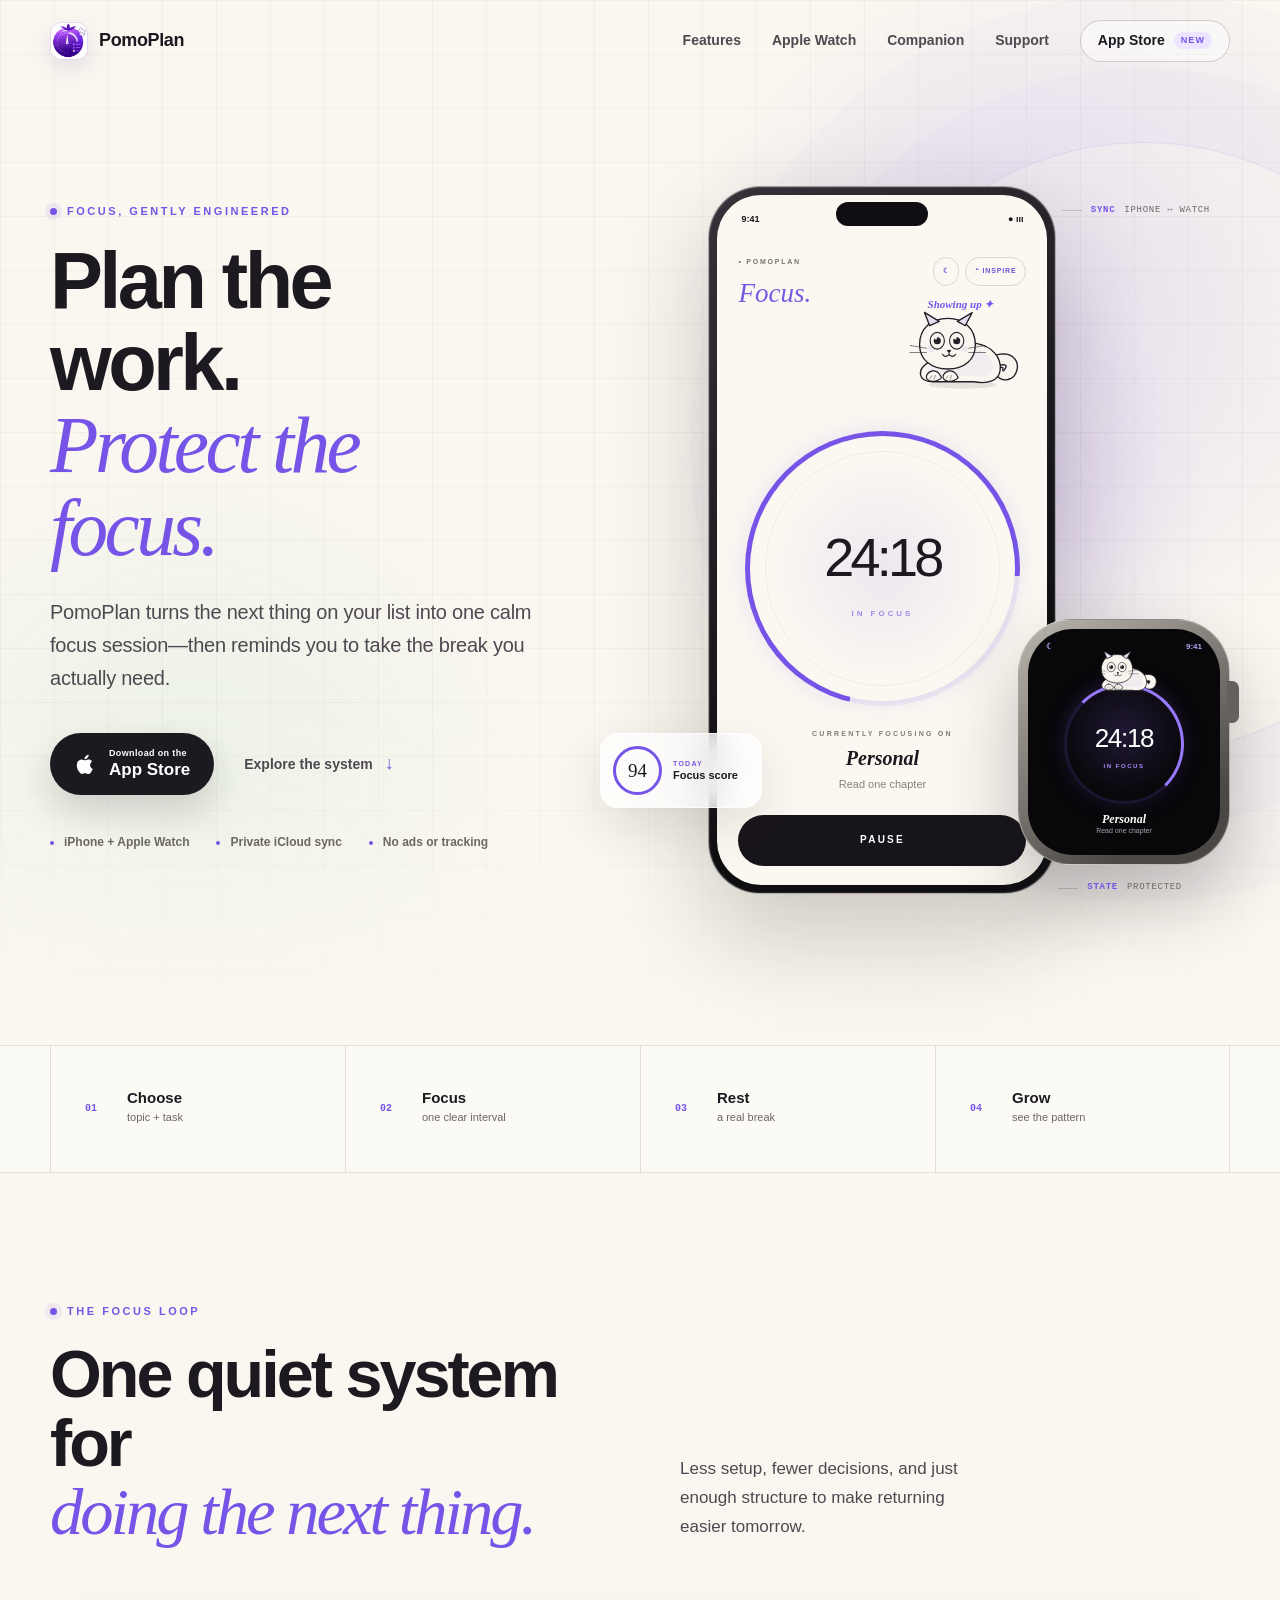
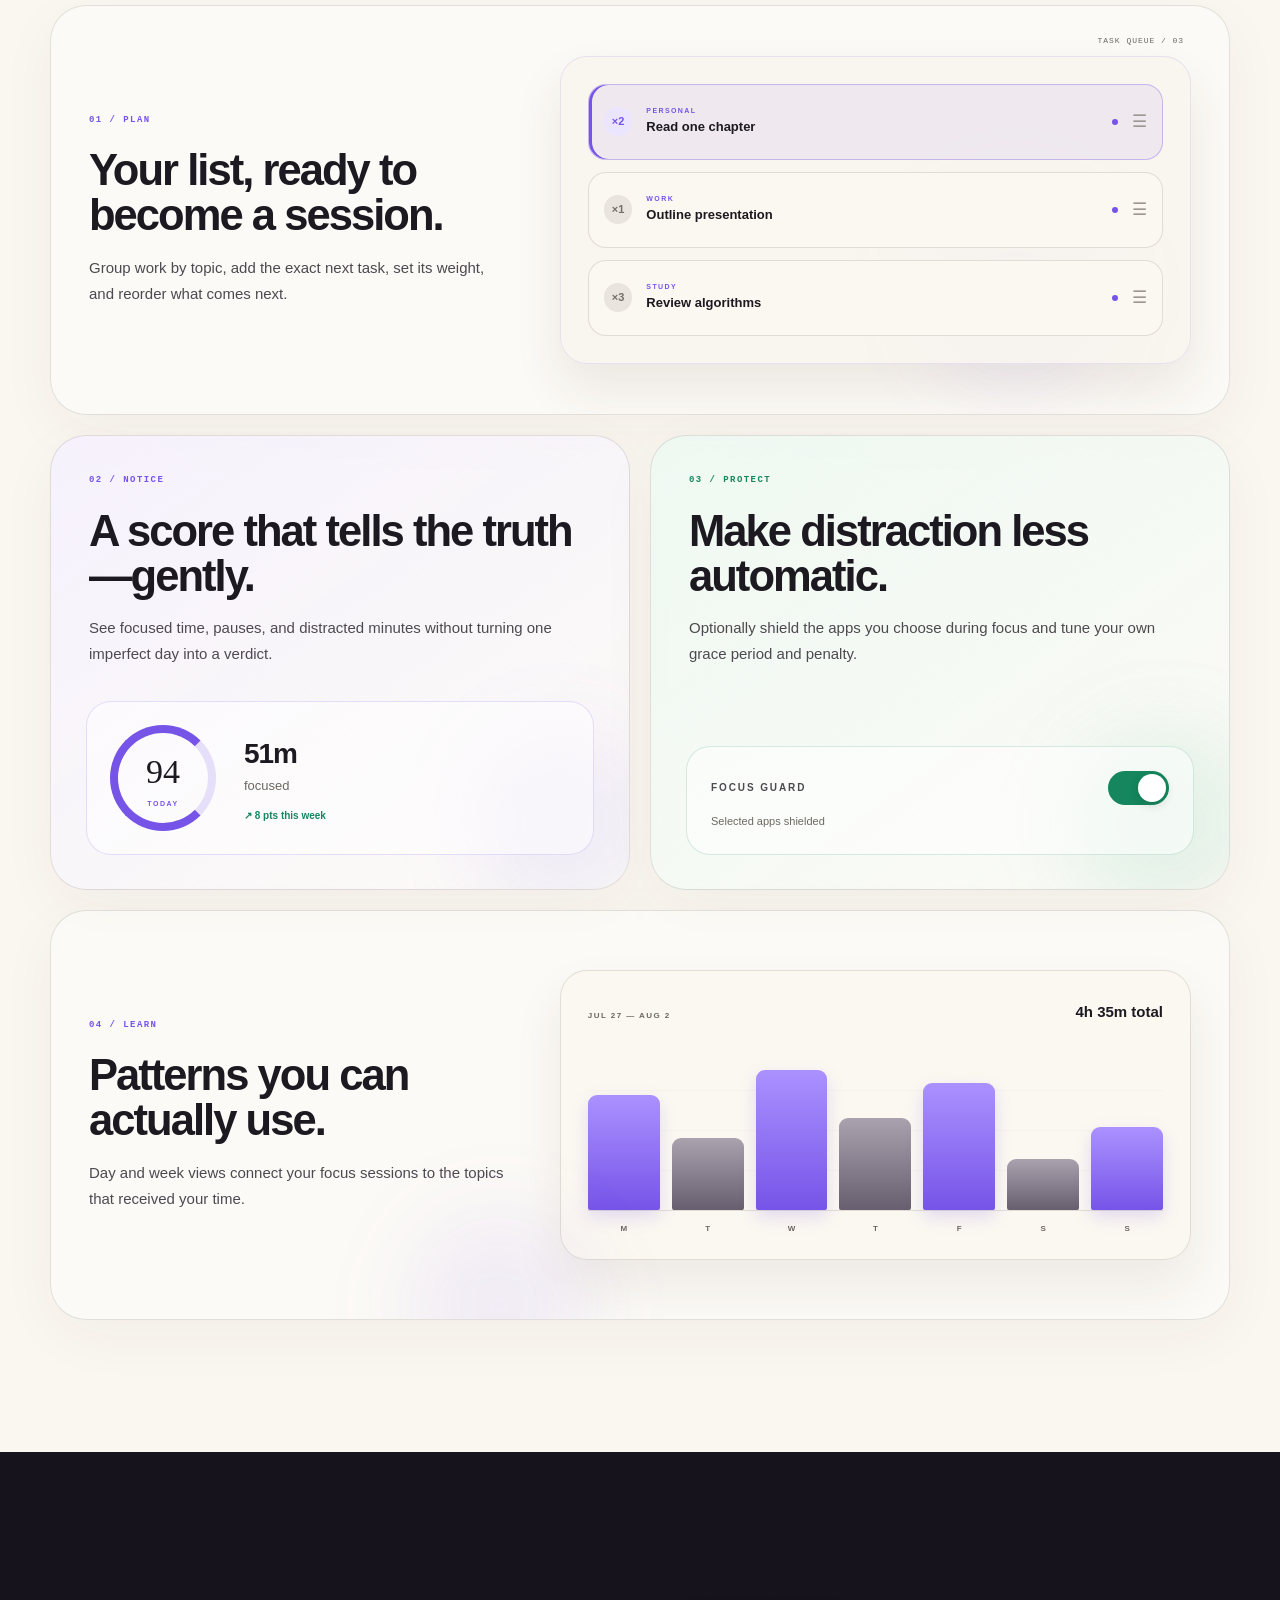
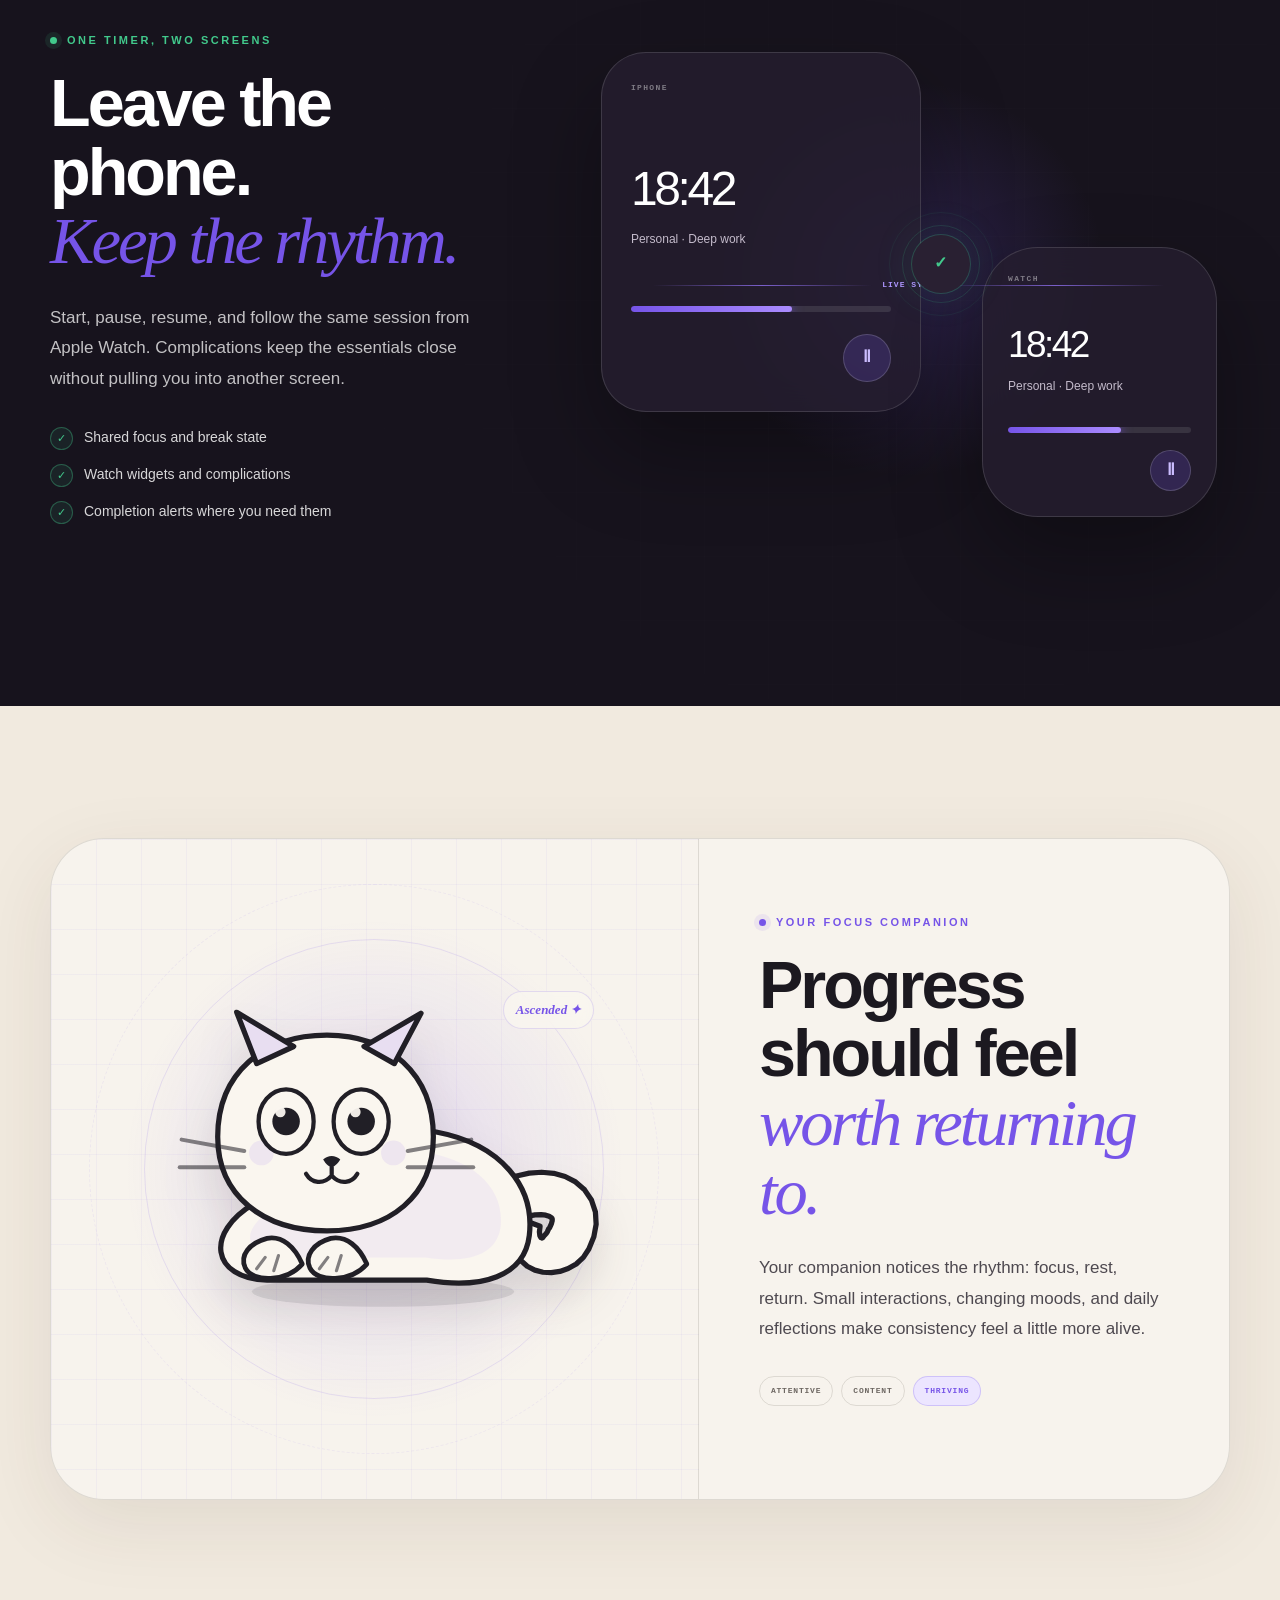
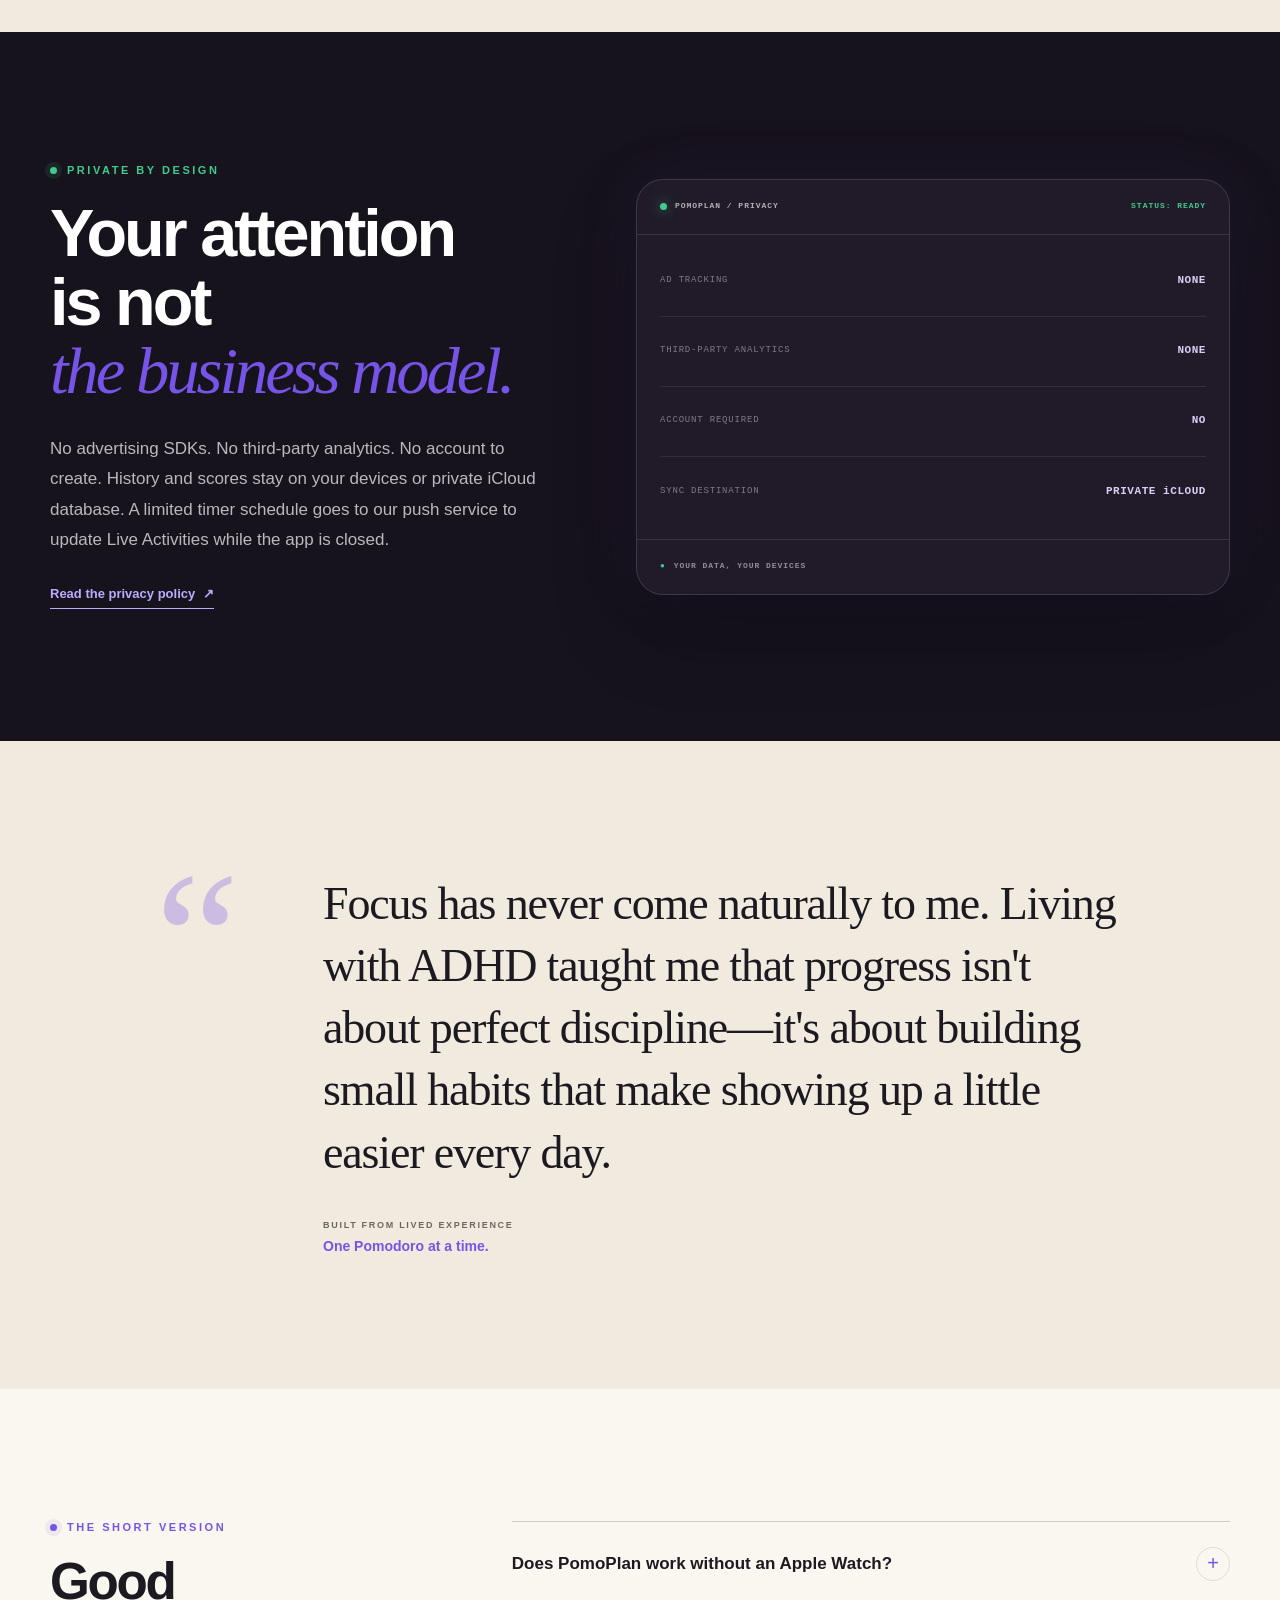
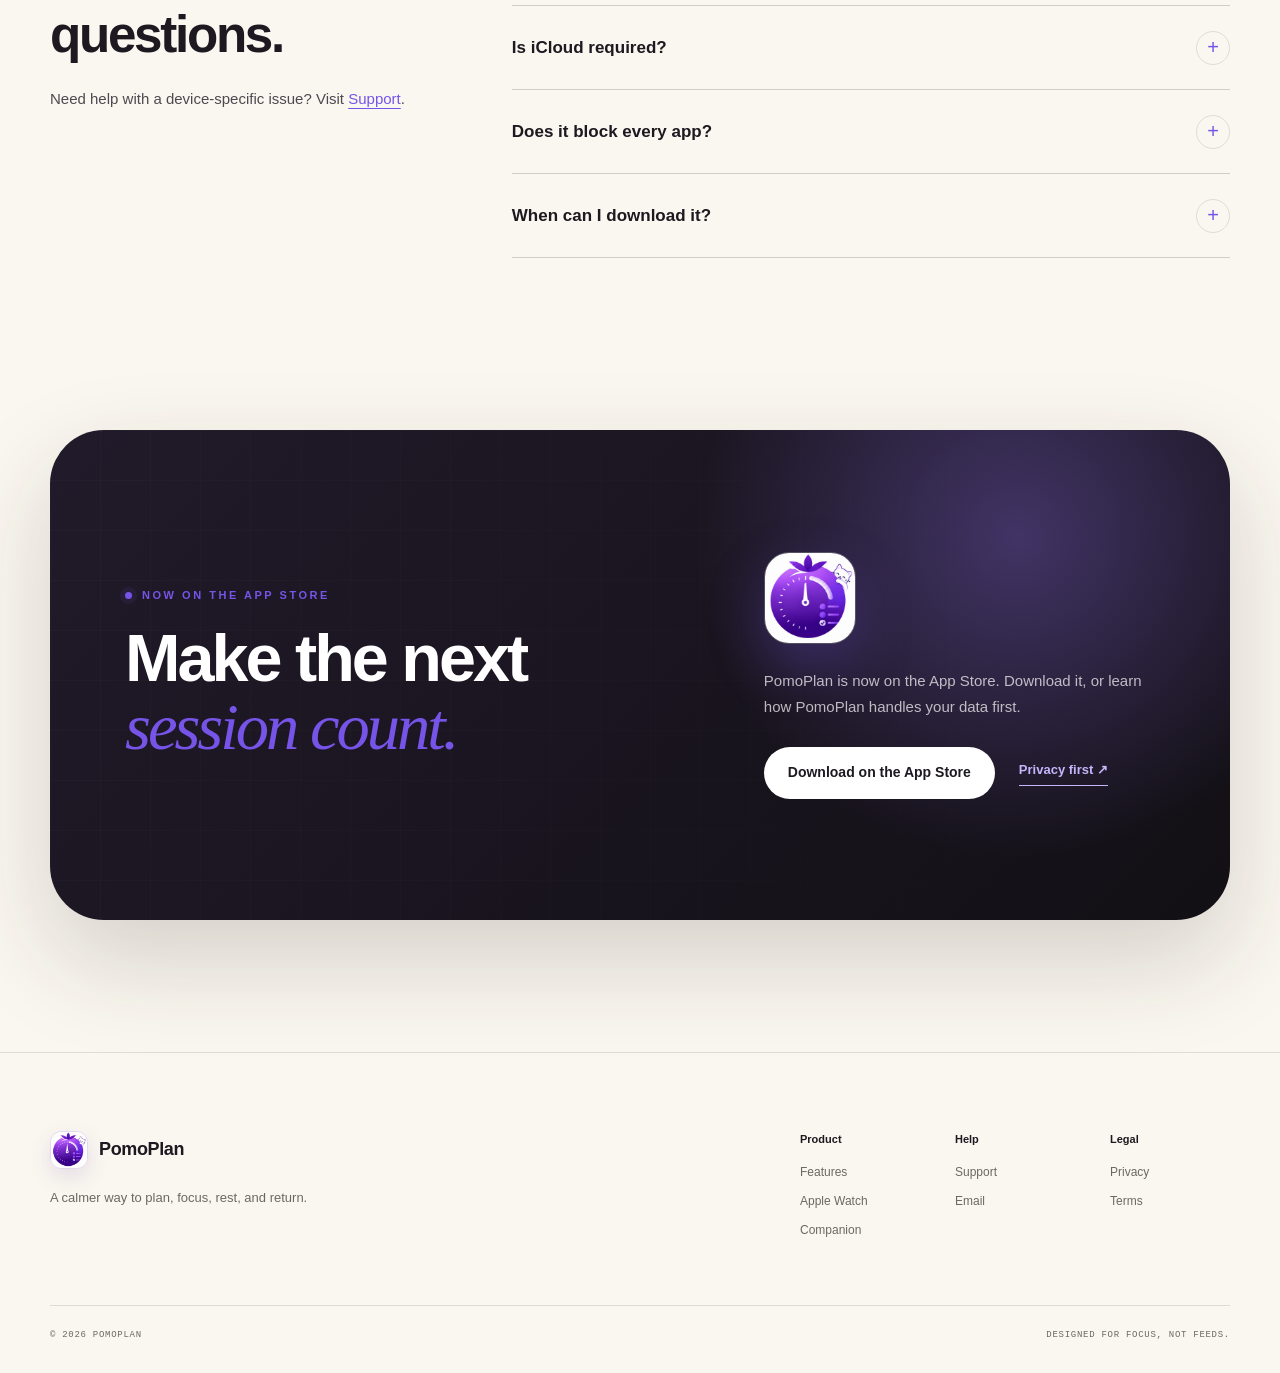
<file: index.html>
<!DOCTYPE html>
<html lang="en">
<head>
  <meta charset="utf-8">
  <meta name="viewport" content="width=device-width, initial-scale=1">
  <meta name="theme-color" content="#f8f4ec">
  <meta name="color-scheme" content="light">
  <title>PomoPlan — Plan the work. Protect the focus.</title>
  <meta name="description" content="PomoPlan is a thoughtful focus timer for iPhone and Apple Watch, with task planning, real breaks, focus insights, and private iCloud sync.">
  <meta name="apple-itunes-app" content="app-id=6794292666">
  <link rel="canonical" href="https://pomoplan.io/">
  <meta property="og:type" content="website">
  <meta property="og:title" content="PomoPlan — Plan the work. Protect the focus.">
  <meta property="og:description" content="A thoughtful focus system for iPhone and Apple Watch.">
  <meta property="og:url" content="https://pomoplan.io/">
  <meta property="og:image" content="https://pomoplan.io/assets/app-icon.png">
  <meta name="twitter:card" content="summary">
  <link rel="icon" type="image/png" href="/assets/favicon.png">
  <link rel="apple-touch-icon" href="/assets/app-icon.png">
  <link rel="stylesheet" href="/assets/styles.css">
  <script src="/assets/site.js" defer></script>
</head>
<body class="home-page">
  <a class="skip-link" href="#main-content">Skip to content</a>

  <header class="site-header" data-site-header>
    <div class="shell header-inner">
      <a class="brand" href="/" aria-label="PomoPlan home">
        <img class="brand-icon" src="/assets/app-icon.png" alt="" width="40" height="40">
        <span>PomoPlan</span>
      </a>

      <button class="nav-toggle" type="button" aria-expanded="false" aria-controls="site-navigation" data-nav-toggle>
        <span class="sr-only">Open navigation</span>
        <span></span><span></span>
      </button>

      <nav class="site-nav" id="site-navigation" aria-label="Primary navigation" data-site-nav>
        <a href="#features">Features</a>
        <a href="#ecosystem">Apple Watch</a>
        <a href="#companion">Companion</a>
        <a href="/support/">Support</a>
        <a class="nav-cta" href="https://apps.apple.com/app/apple-store/id6794292666?pt=129123312&amp;ct=website&amp;mt=8">App Store <span>New</span></a>
      </nav>
    </div>
  </header>

  <main id="main-content">
    <section class="hero section-pad">
      <div class="hero-grid shell">
        <div class="hero-copy" data-reveal>
          <p class="eyebrow"><span class="signal-dot"></span> Focus, gently engineered</p>
          <h1>Plan the work.<br><em>Protect the focus.</em></h1>
          <p class="hero-lede">PomoPlan turns the next thing on your list into one calm focus session—then reminds you to take the break you actually need.</p>

          <div class="hero-actions">
            <a class="button button-primary" href="https://apps.apple.com/app/apple-store/id6794292666?pt=129123312&amp;ct=website&amp;mt=8">
              <svg aria-hidden="true" viewBox="0 0 24 24"><path d="M16.8 12.7c0-2.6 2.1-3.9 2.2-4-1.2-1.8-3.1-2-3.8-2-1.6-.2-3.1.9-3.9.9-.8 0-2-.9-3.3-.9-1.7 0-3.3 1-4.2 2.5-1.8 3.1-.5 7.7 1.3 10.2.9 1.2 1.9 2.6 3.2 2.5 1.3-.1 1.8-.8 3.4-.8 1.6 0 2 .8 3.4.8 1.4 0 2.3-1.2 3.1-2.5 1-1.4 1.4-2.8 1.4-2.9-.1 0-2.8-1.1-2.8-3.8ZM14.2 5c.7-.9 1.2-2.1 1.1-3.3-1.1 0-2.4.7-3.2 1.6-.7.8-1.3 2-1.1 3.2 1.2.1 2.5-.6 3.2-1.5Z"/></svg>
              <span><small>Download on the</small>App Store</span>
            </a>
            <a class="button button-quiet" href="#features">Explore the system <span aria-hidden="true">↓</span></a>
          </div>

          <ul class="hero-proof" aria-label="Product highlights">
            <li>iPhone + Apple Watch</li>
            <li>Private iCloud sync</li>
            <li>No ads or tracking</li>
          </ul>
        </div>

        <div class="hero-product" role="img" aria-label="PomoPlan timer preview on iPhone and Apple Watch" data-reveal>
          <div class="tech-label tech-label-top"><span>SYNC</span> iPhone ↔ Watch</div>
          <div class="phone-frame">
            <div class="phone-screen">
              <div class="mock-status"><span>9:41</span><span>● ııı</span></div>
              <div class="mock-header">
                <div><small>• POMOPLAN</small><strong>Focus.</strong></div>
                <div class="mock-header-actions"><span>☾</span><span>“ INSPIRE</span></div>
              </div>
              <div class="mock-cat-wrap">
                <span>Showing up ✦</span>
                <img src="/assets/cat-content.svg" alt="PomoPlan cat companion" width="190" height="131">
              </div>
              <div class="timer-orbit">
                <div class="timer-core">
                  <strong>24:18</strong>
                  <span>IN FOCUS</span>
                </div>
              </div>
              <div class="mock-current">
                <small>CURRENTLY FOCUSING ON</small>
                <strong>Personal</strong>
                <span>Read one chapter</span>
              </div>
              <div class="mock-button">PAUSE</div>
            </div>
          </div>

          <div class="watch-preview" aria-hidden="true">
            <div class="watch-crown"></div>
            <div class="watch-screen">
              <div class="watch-meta"><span>☾</span><span>9:41</span></div>
              <div class="watch-cat"><img src="/assets/cat-content.svg" alt="" width="96" height="66"></div>
              <div class="watch-ring"><strong>24:18</strong><small>IN FOCUS</small></div>
              <div class="watch-task"><strong>Personal</strong><span>Read one chapter</span></div>
            </div>
          </div>

          <div class="focus-score-float" aria-hidden="true">
            <span class="score-ring">94</span>
            <span><small>TODAY</small><strong>Focus score</strong></span>
          </div>
          <div class="tech-label tech-label-bottom"><span>STATE</span> protected</div>
        </div>
      </div>
    </section>

    <section class="signal-strip" aria-label="PomoPlan focus loop">
      <div class="shell signal-grid">
        <div><span>01</span><strong>Choose</strong><small>topic + task</small></div>
        <div><span>02</span><strong>Focus</strong><small>one clear interval</small></div>
        <div><span>03</span><strong>Rest</strong><small>a real break</small></div>
        <div><span>04</span><strong>Grow</strong><small>see the pattern</small></div>
      </div>
    </section>

    <section class="features section-pad" id="features">
      <div class="shell">
        <div class="section-heading" data-reveal>
          <p class="eyebrow"><span class="signal-dot"></span> The focus loop</p>
          <h2>One quiet system for<br><em>doing the next thing.</em></h2>
          <p>Less setup, fewer decisions, and just enough structure to make returning easier tomorrow.</p>
        </div>

        <div class="bento-grid">
          <article class="feature-card feature-card-wide task-feature" data-reveal>
            <div class="feature-copy">
              <span class="feature-index">01 / PLAN</span>
              <h3>Your list, ready to become a session.</h3>
              <p>Group work by topic, add the exact next task, set its weight, and reorder what comes next.</p>
            </div>
            <div class="task-stack" aria-hidden="true">
              <div class="task-row selected"><span class="multiplier">×2</span><span><small>PERSONAL</small><strong>Read one chapter</strong></span><i></i><b>☰</b></div>
              <div class="task-row"><span class="multiplier">×1</span><span><small>WORK</small><strong>Outline presentation</strong></span><i></i><b>☰</b></div>
              <div class="task-row"><span class="multiplier">×3</span><span><small>STUDY</small><strong>Review algorithms</strong></span><i></i><b>☰</b></div>
            </div>
          </article>

          <article class="feature-card score-feature" data-reveal>
            <span class="feature-index">02 / NOTICE</span>
            <h3>A score that tells the truth—gently.</h3>
            <p>See focused time, pauses, and distracted minutes without turning one imperfect day into a verdict.</p>
            <div class="mini-score" aria-hidden="true">
              <div class="mini-score-ring"><strong>94</strong><small>TODAY</small></div>
              <div><strong>51m</strong><span>focused</span><small>↗ 8 pts this week</small></div>
            </div>
          </article>

          <article class="feature-card guard-feature" data-reveal>
            <span class="feature-index">03 / PROTECT</span>
            <h3>Make distraction less automatic.</h3>
            <p>Optionally shield the apps you choose during focus and tune your own grace period and penalty.</p>
            <div class="guard-visual" aria-hidden="true">
              <span>FOCUS GUARD</span>
              <div class="guard-toggle"><i></i></div>
              <small>Selected apps shielded</small>
            </div>
          </article>

          <article class="feature-card feature-card-wide history-feature" data-reveal>
            <div class="feature-copy">
              <span class="feature-index">04 / LEARN</span>
              <h3>Patterns you can actually use.</h3>
              <p>Day and week views connect your focus sessions to the topics that received your time.</p>
            </div>
            <div class="chart-visual" role="img" aria-label="Decorative weekly focus chart">
              <div class="chart-top"><span>JUL 27 — AUG 2</span><strong>4h 35m total</strong></div>
              <div class="bars"><i></i><i></i><i></i><i></i><i></i><i></i><i></i></div>
              <div class="days"><span>M</span><span>T</span><span>W</span><span>T</span><span>F</span><span>S</span><span>S</span></div>
            </div>
          </article>
        </div>
      </div>
    </section>

    <section class="ecosystem section-pad" id="ecosystem">
      <div class="shell ecosystem-grid">
        <div class="ecosystem-copy" data-reveal>
          <p class="eyebrow eyebrow-green"><span class="signal-dot"></span> One timer, two screens</p>
          <h2>Leave the phone.<br><em>Keep the rhythm.</em></h2>
          <p>Start, pause, resume, and follow the same session from Apple Watch. Complications keep the essentials close without pulling you into another screen.</p>
          <ul class="check-list">
            <li><span>✓</span> Shared focus and break state</li>
            <li><span>✓</span> Watch widgets and complications</li>
            <li><span>✓</span> Completion alerts where you need them</li>
          </ul>
        </div>

        <div class="ecosystem-stage" data-reveal>
          <div class="connection-line"><i></i><span>LIVE SYNC</span><i></i></div>
          <div class="device-card device-card-phone">
            <small>IPHONE</small>
            <div class="device-timer"><strong>18:42</strong><span>Personal · Deep work</span></div>
            <div class="progress-line progress-62"><i></i></div>
            <div class="device-control">Ⅱ</div>
          </div>
          <div class="device-card device-card-watch">
            <small>WATCH</small>
            <div class="device-timer"><strong>18:42</strong><span>Personal · Deep work</span></div>
            <div class="progress-line progress-62"><i></i></div>
            <div class="device-control">Ⅱ</div>
          </div>
          <div class="sync-pulse"><span></span><span></span><b>✓</b></div>
        </div>
      </div>
    </section>

    <section class="companion section-pad" id="companion">
      <div class="shell companion-card" data-reveal>
        <div class="companion-art">
          <div class="orbit orbit-one"></div>
          <div class="orbit orbit-two"></div>
          <img src="/assets/cat-content.svg" alt="PomoPlan cat in its thriving companion state" width="495" height="340">
          <span class="cat-state">Ascended ✦</span>
        </div>
        <div class="companion-copy">
          <p class="eyebrow"><span class="signal-dot"></span> Your focus companion</p>
          <h2>Progress should feel<br><em>worth returning to.</em></h2>
          <p>Your companion notices the rhythm: focus, rest, return. Small interactions, changing moods, and daily reflections make consistency feel a little more alive.</p>
          <ul class="companion-states" aria-label="Companion states">
            <li>ATTENTIVE</li><li>CONTENT</li><li>THRIVING</li>
          </ul>
        </div>
      </div>
    </section>

    <section class="privacy-section section-pad" id="privacy">
      <div class="shell privacy-grid">
        <div class="privacy-copy" data-reveal>
          <p class="eyebrow eyebrow-green"><span class="signal-dot"></span> Private by design</p>
          <h2>Your attention is not<br><em>the business model.</em></h2>
          <p>No advertising SDKs. No third-party analytics. No account to create. History and scores stay on your devices or private iCloud database. A limited timer schedule goes to our push service to update Live Activities while the app is closed.</p>
          <a class="text-link" href="/privacy/">Read the privacy policy <span aria-hidden="true">↗</span></a>
        </div>
        <div class="privacy-console" role="group" data-reveal aria-label="Privacy system summary">
          <div class="console-head"><span><i></i> POMOPLAN / PRIVACY</span><small>STATUS: READY</small></div>
          <ul>
            <li><span>AD TRACKING</span><strong>NONE</strong></li>
            <li><span>THIRD-PARTY ANALYTICS</span><strong>NONE</strong></li>
            <li><span>ACCOUNT REQUIRED</span><strong>NO</strong></li>
            <li><span>SYNC DESTINATION</span><strong>PRIVATE iCLOUD</strong></li>
          </ul>
          <div class="console-foot"><span>●</span> YOUR DATA, YOUR DEVICES</div>
        </div>
      </div>
    </section>

    <section class="founder-note section-pad">
      <div class="shell founder-grid">
        <div class="founder-mark" aria-hidden="true">“</div>
        <blockquote data-reveal>
          <p>Focus has never come naturally to me. Living with ADHD taught me that progress isn't about perfect discipline—it's about building small habits that make showing up a little easier every day.</p>
          <footer><span>Built from lived experience</span><strong>One Pomodoro at a time.</strong></footer>
        </blockquote>
      </div>
    </section>

    <section class="faq section-pad" id="faq">
      <div class="shell faq-grid">
        <div class="section-heading compact" data-reveal>
          <p class="eyebrow"><span class="signal-dot"></span> The short version</p>
          <h2>Good questions.</h2>
          <p>Need help with a device-specific issue? Visit <a href="/support/">Support</a>.</p>
        </div>
        <div class="faq-list" data-accordion>
          <details data-reveal>
            <summary>Does PomoPlan work without an Apple Watch?<span>+</span></summary>
            <p>Yes. The complete focus experience lives on iPhone. The Apple Watch app, widgets, and complications make the same timer easier to reach from your wrist.</p>
          </details>
          <details data-reveal>
            <summary>Is iCloud required?<span>+</span></summary>
            <p>No. PomoPlan works with local data on one device. iCloud is used to keep supported data current across your Apple devices when you enable it.</p>
          </details>
          <details data-reveal>
            <summary>Does it block every app?<span>+</span></summary>
            <p>No. App shielding is optional. You choose which apps or categories to shield, and you can change that selection in PomoPlan's settings.</p>
          </details>
          <details data-reveal>
            <summary>When can I download it?<span>+</span></summary>
            <p>Now. PomoPlan is available on the <a href="https://apps.apple.com/app/apple-store/id6794292666?pt=129123312&amp;ct=website&amp;mt=8">App Store</a> for iPhone, with a companion app for Apple Watch.</p>
          </details>
        </div>
      </div>
    </section>

    <section class="final-cta section-pad" id="coming-soon">
      <div class="shell final-cta-card" data-reveal>
        <div>
          <p class="eyebrow"><span class="signal-dot"></span> Now on the App Store</p>
          <h2>Make the next<br><em>session count.</em></h2>
        </div>
        <div class="final-cta-side">
          <img src="/assets/app-icon.png" alt="PomoPlan app icon" width="104" height="104">
          <p>PomoPlan is now on the App Store. Download it, or learn how PomoPlan handles your data first.</p>
          <div><a class="button button-primary" href="https://apps.apple.com/app/apple-store/id6794292666?pt=129123312&amp;ct=website&amp;mt=8">Download on the App Store</a><a class="text-link" href="/privacy/">Privacy first ↗</a></div>
        </div>
      </div>
    </section>
  </main>

  <footer class="site-footer">
    <div class="shell footer-grid">
      <div>
        <a class="brand footer-brand" href="/">
          <img class="brand-icon" src="/assets/app-icon.png" alt="" width="40" height="40">
          <span>PomoPlan</span>
        </a>
        <p>A calmer way to plan, focus, rest, and return.</p>
      </div>
      <div class="footer-links">
        <div><strong>Product</strong><a href="#features">Features</a><a href="#ecosystem">Apple Watch</a><a href="#companion">Companion</a></div>
        <div><strong>Help</strong><a href="/support/">Support</a><a href="mailto:support@pomoplan.io">Email</a></div>
        <div><strong>Legal</strong><a href="/privacy/">Privacy</a><a href="/terms/">Terms</a></div>
      </div>
    </div>
    <div class="shell footer-bottom"><span>© <span data-year>2026</span> PomoPlan</span><span>Designed for focus, not feeds.</span></div>
  </footer>
</body>
</html>
</file>
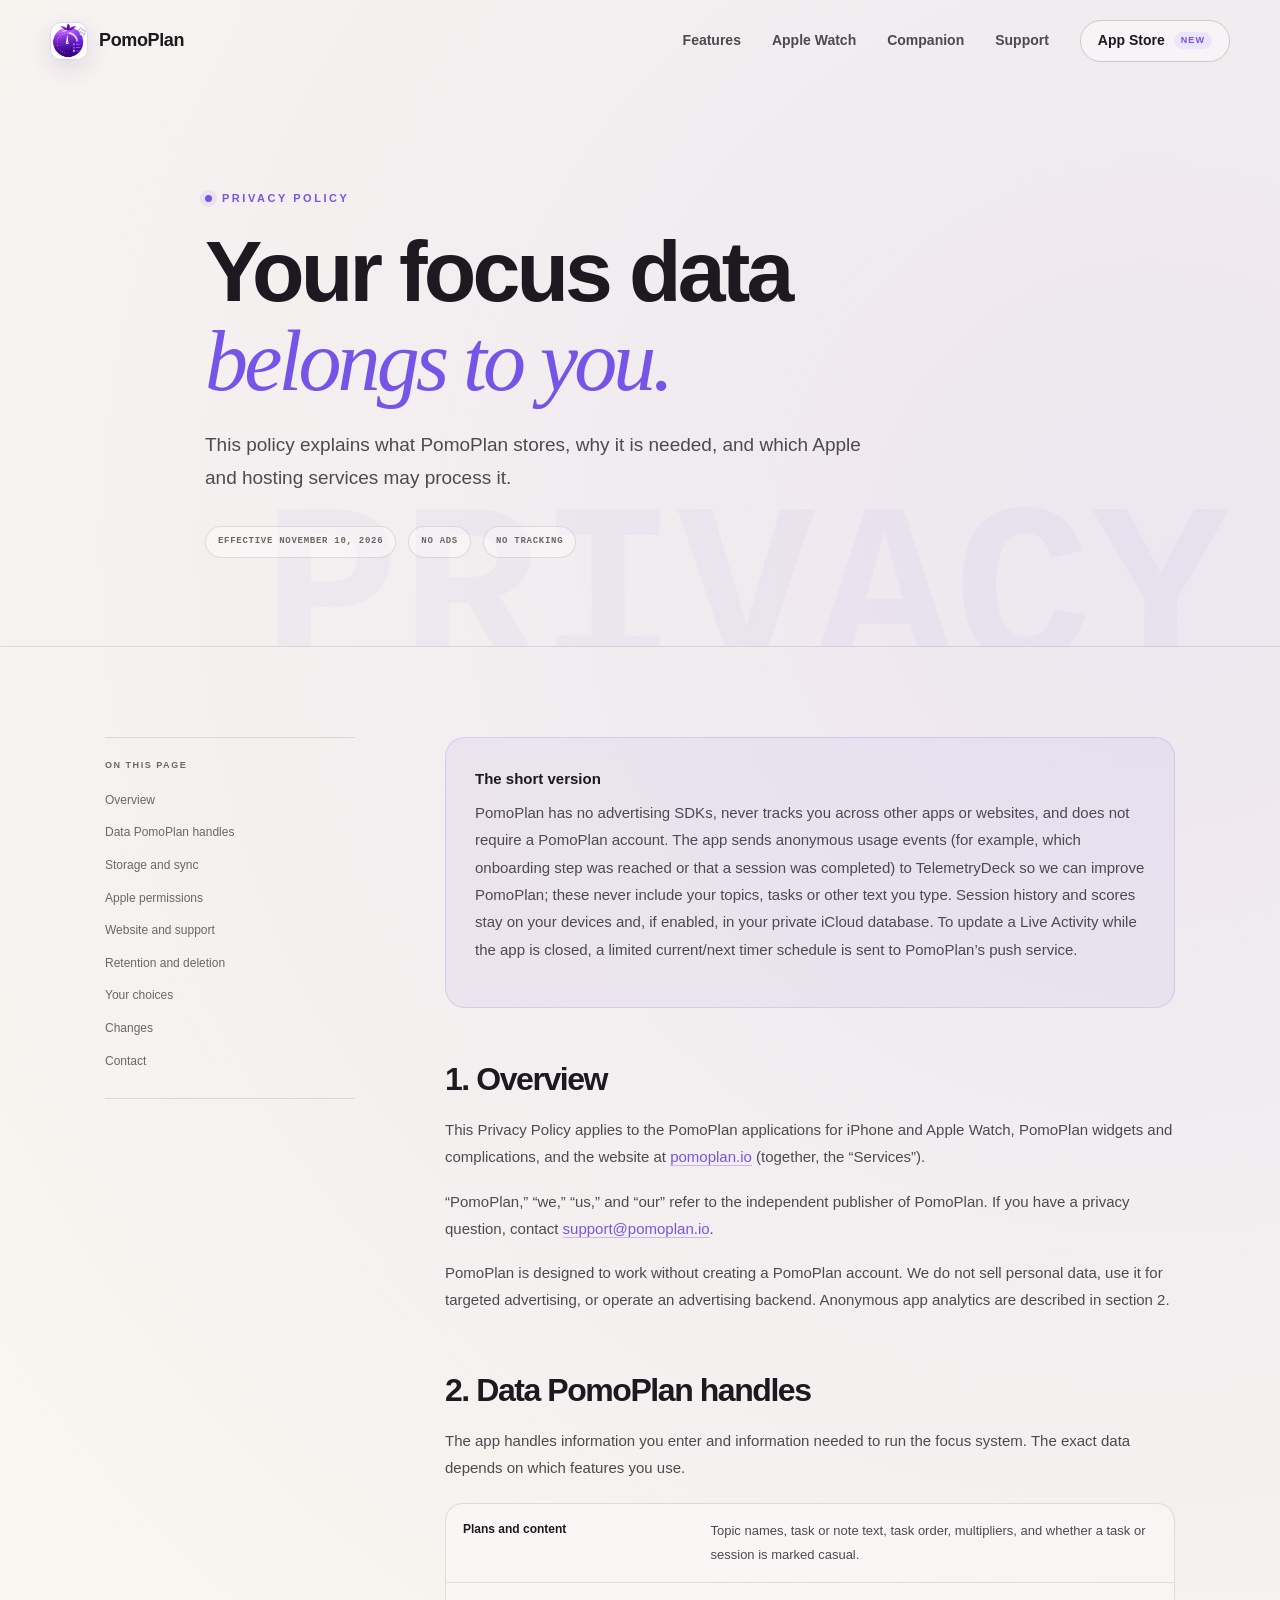
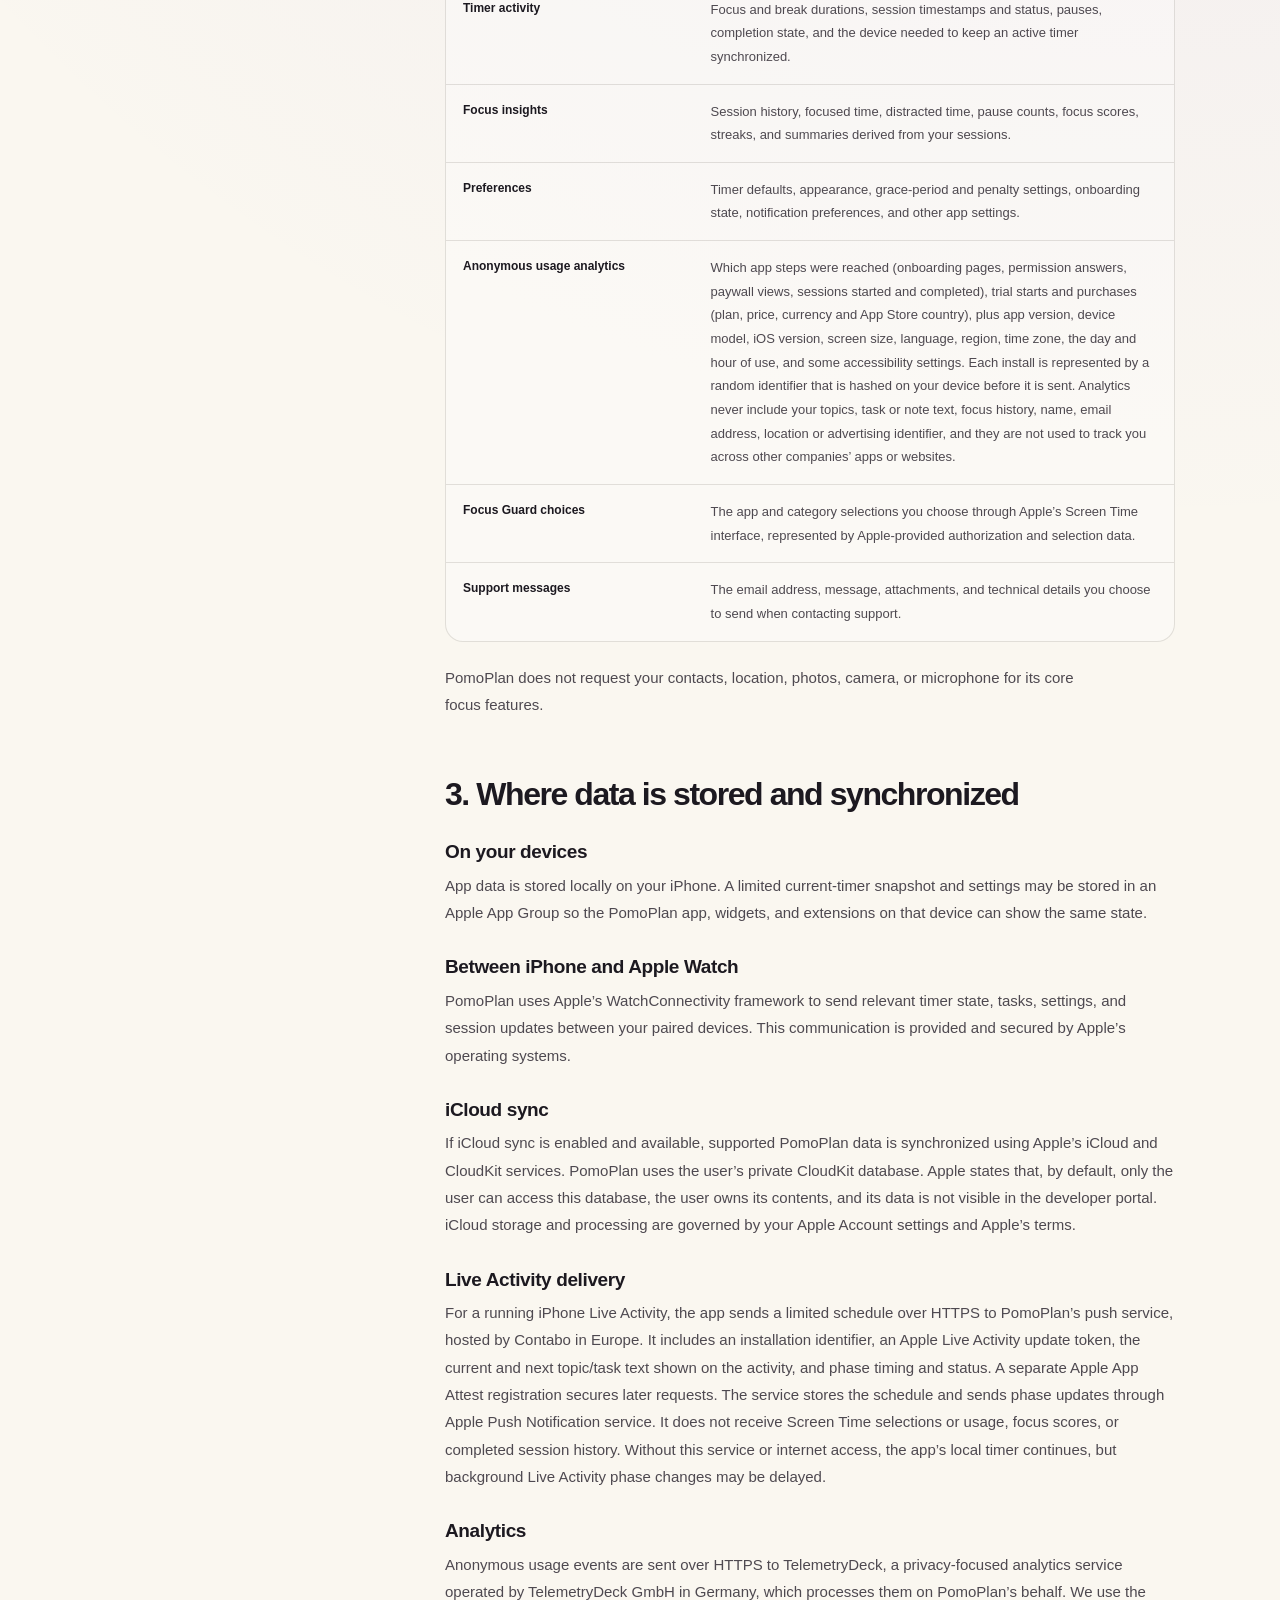
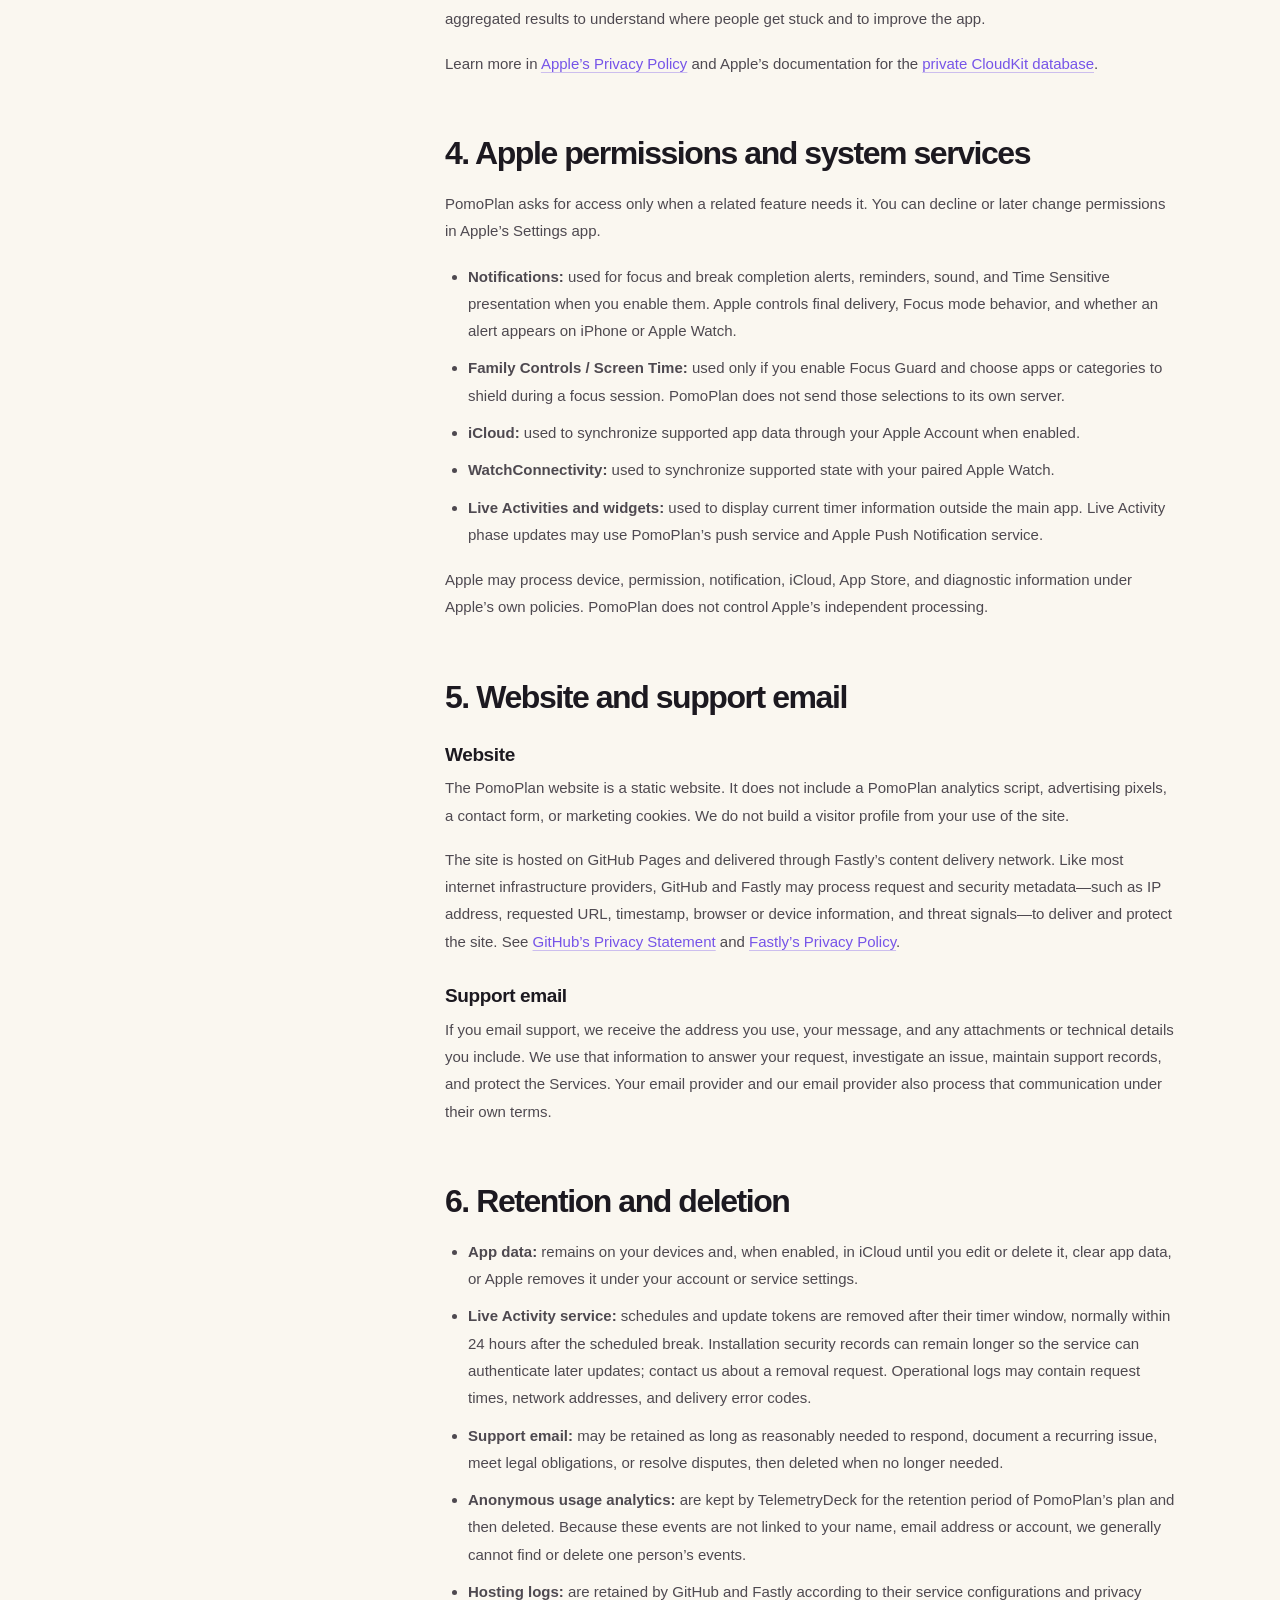
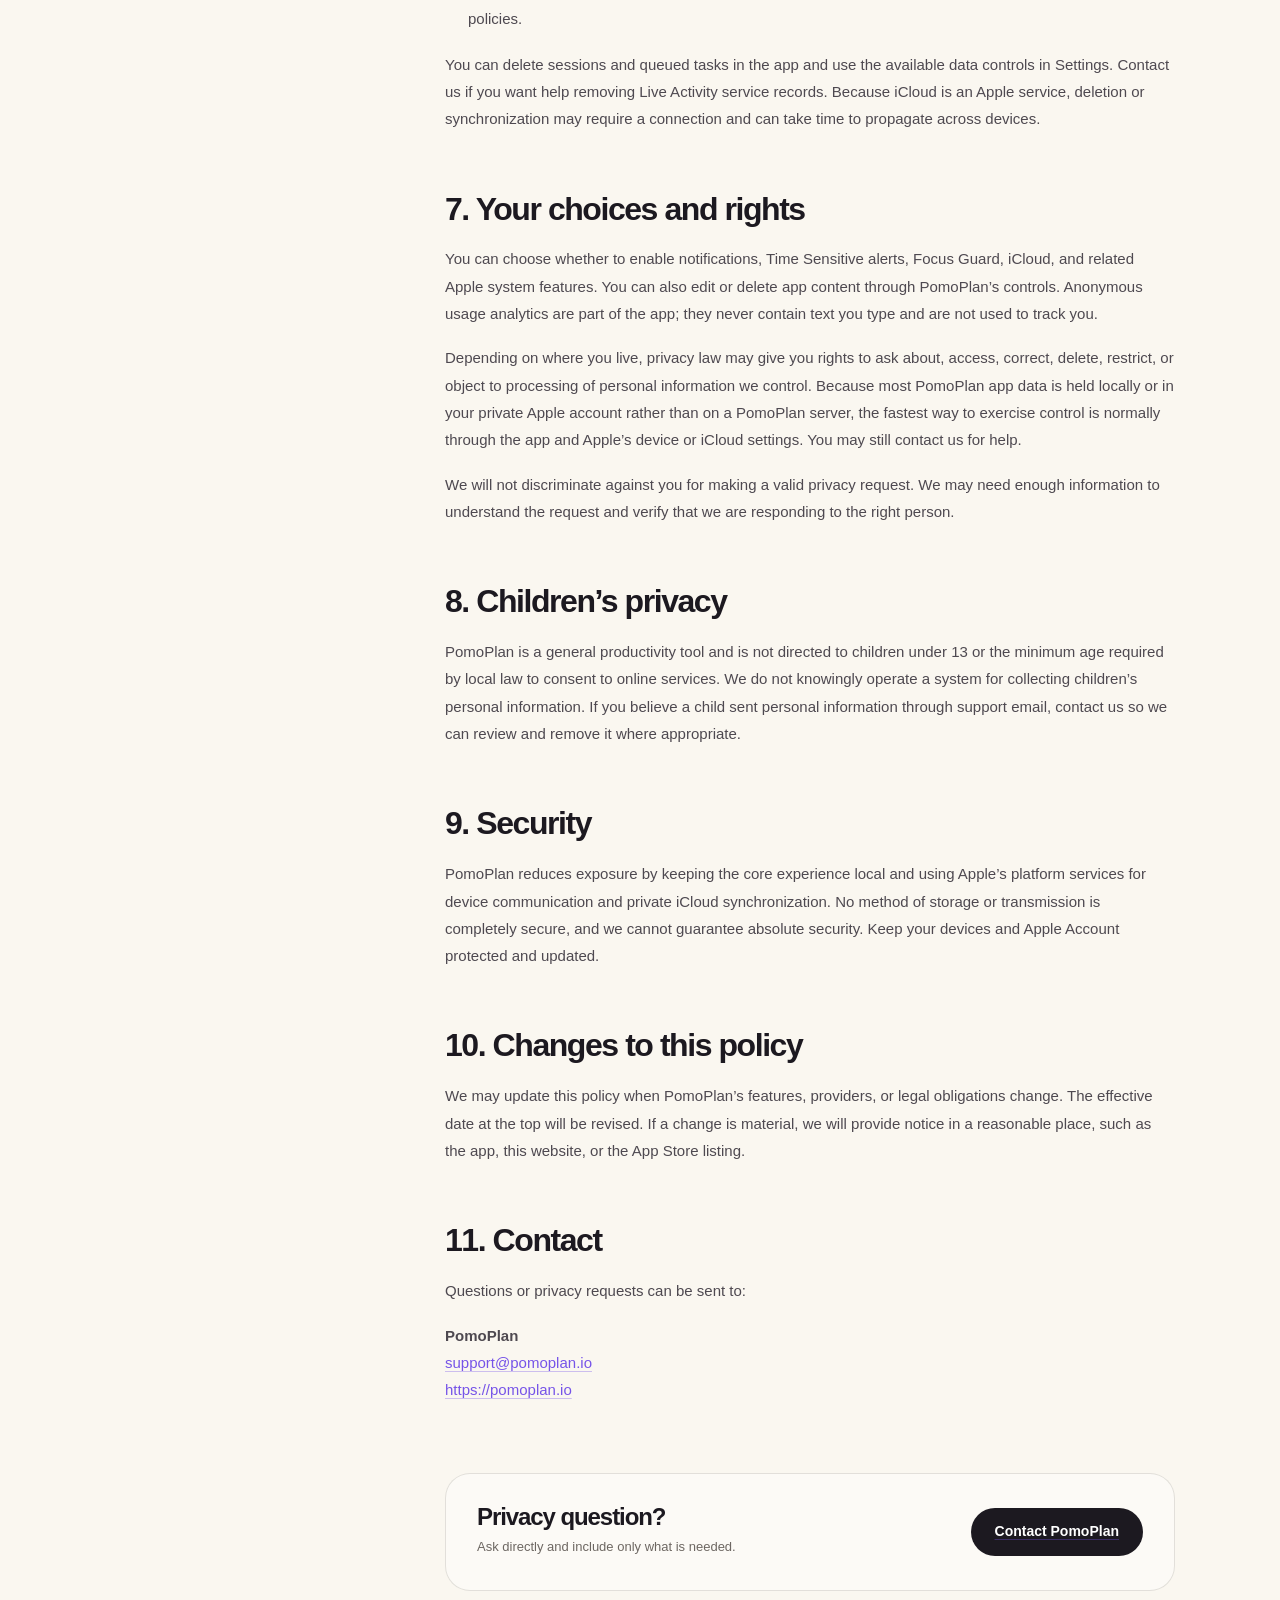
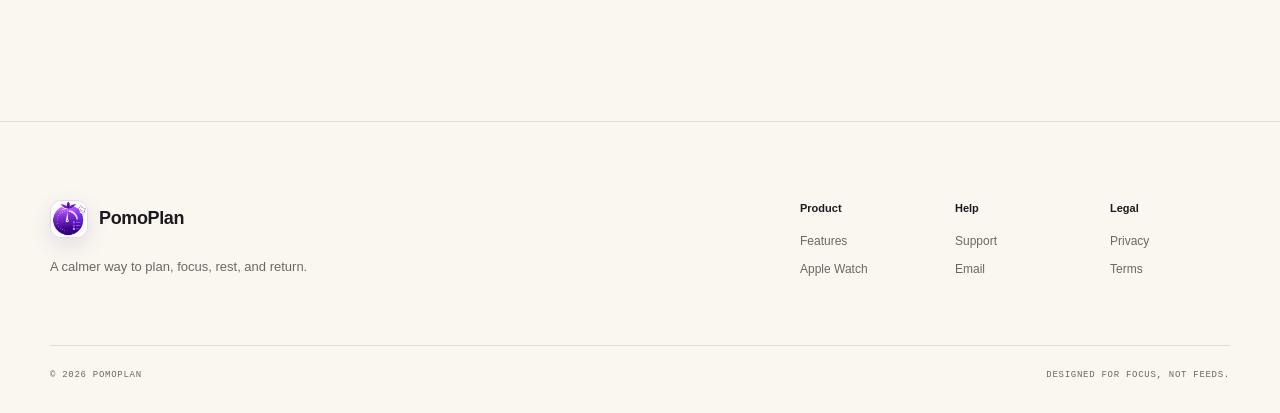
<file: privacy/index.html>
<!DOCTYPE html>
<html lang="en">
<head>
  <meta charset="utf-8">
  <meta name="viewport" content="width=device-width, initial-scale=1">
  <meta name="theme-color" content="#f8f4ec">
  <meta name="color-scheme" content="light">
  <title>Privacy Policy — PomoPlan</title>
  <meta name="description" content="Learn how PomoPlan handles timer, task, focus, Apple Watch, iCloud, notification, and website data.">
  <link rel="canonical" href="https://pomoplan.io/privacy/">
  <link rel="icon" type="image/png" href="/assets/favicon.png">
  <link rel="apple-touch-icon" href="/assets/app-icon.png">
  <link rel="stylesheet" href="/assets/styles.css">
  <script src="/assets/site.js" defer></script>
</head>
<body class="inner-page">
  <a class="skip-link" href="#main-content">Skip to content</a>

  <header class="site-header is-scrolled" data-site-header>
    <div class="shell header-inner">
      <a class="brand" href="/" aria-label="PomoPlan home"><img class="brand-icon" src="/assets/app-icon.png" alt="" width="40" height="40"><span>PomoPlan</span></a>
      <button class="nav-toggle" type="button" aria-expanded="false" aria-controls="site-navigation" data-nav-toggle><span class="sr-only">Open navigation</span><span></span><span></span></button>
      <nav class="site-nav" id="site-navigation" aria-label="Primary navigation" data-site-nav>
        <a href="/#features">Features</a><a href="/#ecosystem">Apple Watch</a><a href="/#companion">Companion</a><a href="/support/">Support</a><a class="nav-cta" href="https://apps.apple.com/app/apple-store/id6794292666?pt=129123312&amp;ct=website&amp;mt=8">App Store <span>New</span></a>
      </nav>
    </div>
  </header>

  <main class="inner-main" id="main-content">
    <section class="inner-hero" data-page-code="PRIVACY">
      <div class="shell inner-hero-content" data-reveal>
        <p class="eyebrow"><span class="signal-dot"></span> Privacy policy</p>
        <h1>Your focus data<br><em>belongs to you.</em></h1>
        <p>This policy explains what PomoPlan stores, why it is needed, and which Apple and hosting services may process it.</p>
        <div class="inner-hero-meta"><span>Effective November 10, 2026</span><span>No ads</span><span>No tracking</span></div>
      </div>
    </section>

    <section class="page-section">
      <div class="shell legal-layout">
        <nav class="legal-nav" aria-label="Privacy policy sections">
          <strong>On this page</strong>
          <a href="#overview">Overview</a>
          <a href="#data">Data PomoPlan handles</a>
          <a href="#storage">Storage and sync</a>
          <a href="#permissions">Apple permissions</a>
          <a href="#website">Website and support</a>
          <a href="#retention">Retention and deletion</a>
          <a href="#choices">Your choices</a>
          <a href="#changes">Changes</a>
          <a href="#contact">Contact</a>
        </nav>

        <article class="legal-content">
          <div class="legal-summary" data-reveal>
            <strong>The short version</strong>
            <p>PomoPlan has no advertising SDKs, never tracks you across other apps or websites, and does not require a PomoPlan account. The app sends anonymous usage events (for example, which onboarding step was reached or that a session was completed) to TelemetryDeck so we can improve PomoPlan; these never include your topics, tasks or other text you type. Session history and scores stay on your devices and, if enabled, in your private iCloud database. To update a Live Activity while the app is closed, a limited current/next timer schedule is sent to PomoPlan’s push service.</p>
          </div>

          <section id="overview" data-reveal>
            <h2>1. Overview</h2>
            <p>This Privacy Policy applies to the PomoPlan applications for iPhone and Apple Watch, PomoPlan widgets and complications, and the website at <a href="https://pomoplan.io/">pomoplan.io</a> (together, the “Services”).</p>
            <p>“PomoPlan,” “we,” “us,” and “our” refer to the independent publisher of PomoPlan. If you have a privacy question, contact <a href="mailto:support@pomoplan.io">support@pomoplan.io</a>.</p>
            <p>PomoPlan is designed to work without creating a PomoPlan account. We do not sell personal data, use it for targeted advertising, or operate an advertising backend. Anonymous app analytics are described in section 2.</p>
          </section>

          <section id="data" data-reveal>
            <h2>2. Data PomoPlan handles</h2>
            <p>The app handles information you enter and information needed to run the focus system. The exact data depends on which features you use.</p>
            <table class="legal-table">
              <tbody>
                <tr><th>Plans and content</th><td>Topic names, task or note text, task order, multipliers, and whether a task or session is marked casual.</td></tr>
                <tr><th>Timer activity</th><td>Focus and break durations, session timestamps and status, pauses, completion state, and the device needed to keep an active timer synchronized.</td></tr>
                <tr><th>Focus insights</th><td>Session history, focused time, distracted time, pause counts, focus scores, streaks, and summaries derived from your sessions.</td></tr>
                <tr><th>Preferences</th><td>Timer defaults, appearance, grace-period and penalty settings, onboarding state, notification preferences, and other app settings.</td></tr>
                <tr><th>Anonymous usage analytics</th><td>Which app steps were reached (onboarding pages, permission answers, paywall views, sessions started and completed), trial starts and purchases (plan, price, currency and App Store country), plus app version, device model, iOS version, screen size, language, region, time zone, the day and hour of use, and some accessibility settings. Each install is represented by a random identifier that is hashed on your device before it is sent. Analytics never include your topics, task or note text, focus history, name, email address, location or advertising identifier, and they are not used to track you across other companies’ apps or websites.</td></tr>
                <tr><th>Focus Guard choices</th><td>The app and category selections you choose through Apple’s Screen Time interface, represented by Apple-provided authorization and selection data.</td></tr>
                <tr><th>Support messages</th><td>The email address, message, attachments, and technical details you choose to send when contacting support.</td></tr>
              </tbody>
            </table>
            <p>PomoPlan does not request your contacts, location, photos, camera, or microphone for its core focus features.</p>
          </section>

          <section id="storage" data-reveal>
            <h2>3. Where data is stored and synchronized</h2>
            <h3>On your devices</h3>
            <p>App data is stored locally on your iPhone. A limited current-timer snapshot and settings may be stored in an Apple App Group so the PomoPlan app, widgets, and extensions on that device can show the same state.</p>
            <h3>Between iPhone and Apple Watch</h3>
            <p>PomoPlan uses Apple’s WatchConnectivity framework to send relevant timer state, tasks, settings, and session updates between your paired devices. This communication is provided and secured by Apple’s operating systems.</p>
            <h3>iCloud sync</h3>
            <p>If iCloud sync is enabled and available, supported PomoPlan data is synchronized using Apple’s iCloud and CloudKit services. PomoPlan uses the user’s private CloudKit database. Apple states that, by default, only the user can access this database, the user owns its contents, and its data is not visible in the developer portal. iCloud storage and processing are governed by your Apple Account settings and Apple’s terms.</p>
            <h3>Live Activity delivery</h3>
            <p>For a running iPhone Live Activity, the app sends a limited schedule over HTTPS to PomoPlan’s push service, hosted by Contabo in Europe. It includes an installation identifier, an Apple Live Activity update token, the current and next topic/task text shown on the activity, and phase timing and status. A separate Apple App Attest registration secures later requests. The service stores the schedule and sends phase updates through Apple Push Notification service. It does not receive Screen Time selections or usage, focus scores, or completed session history. Without this service or internet access, the app’s local timer continues, but background Live Activity phase changes may be delayed.</p>
            <h3>Analytics</h3>
            <p>Anonymous usage events are sent over HTTPS to TelemetryDeck, a privacy-focused analytics service operated by TelemetryDeck GmbH in Germany, which processes them on PomoPlan’s behalf. We use the aggregated results to understand where people get stuck and to improve the app.</p>
            <p>Learn more in <a href="https://www.apple.com/legal/privacy/" rel="external">Apple’s Privacy Policy</a> and Apple’s documentation for the <a href="https://developer.apple.com/documentation/cloudkit/ckcontainer/privateclouddatabase" rel="external">private CloudKit database</a>.</p>
          </section>

          <section id="permissions" data-reveal>
            <h2>4. Apple permissions and system services</h2>
            <p>PomoPlan asks for access only when a related feature needs it. You can decline or later change permissions in Apple’s Settings app.</p>
            <ul>
              <li><strong>Notifications:</strong> used for focus and break completion alerts, reminders, sound, and Time Sensitive presentation when you enable them. Apple controls final delivery, Focus mode behavior, and whether an alert appears on iPhone or Apple Watch.</li>
              <li><strong>Family Controls / Screen Time:</strong> used only if you enable Focus Guard and choose apps or categories to shield during a focus session. PomoPlan does not send those selections to its own server.</li>
              <li><strong>iCloud:</strong> used to synchronize supported app data through your Apple Account when enabled.</li>
              <li><strong>WatchConnectivity:</strong> used to synchronize supported state with your paired Apple Watch.</li>
              <li><strong>Live Activities and widgets:</strong> used to display current timer information outside the main app. Live Activity phase updates may use PomoPlan’s push service and Apple Push Notification service.</li>
            </ul>
            <p>Apple may process device, permission, notification, iCloud, App Store, and diagnostic information under Apple’s own policies. PomoPlan does not control Apple’s independent processing.</p>
          </section>

          <section id="website" data-reveal>
            <h2>5. Website and support email</h2>
            <h3>Website</h3>
            <p>The PomoPlan website is a static website. It does not include a PomoPlan analytics script, advertising pixels, a contact form, or marketing cookies. We do not build a visitor profile from your use of the site.</p>
            <p>The site is hosted on GitHub Pages and delivered through Fastly’s content delivery network. Like most internet infrastructure providers, GitHub and Fastly may process request and security metadata—such as IP address, requested URL, timestamp, browser or device information, and threat signals—to deliver and protect the site. See <a href="https://docs.github.com/en/site-policy/privacy-policies/github-general-privacy-statement" rel="external">GitHub’s Privacy Statement</a> and <a href="https://www.fastly.com/privacy/" rel="external">Fastly’s Privacy Policy</a>.</p>
            <h3>Support email</h3>
            <p>If you email support, we receive the address you use, your message, and any attachments or technical details you include. We use that information to answer your request, investigate an issue, maintain support records, and protect the Services. Your email provider and our email provider also process that communication under their own terms.</p>
          </section>

          <section id="retention" data-reveal>
            <h2>6. Retention and deletion</h2>
            <ul>
              <li><strong>App data:</strong> remains on your devices and, when enabled, in iCloud until you edit or delete it, clear app data, or Apple removes it under your account or service settings.</li>
              <li><strong>Live Activity service:</strong> schedules and update tokens are removed after their timer window, normally within 24 hours after the scheduled break. Installation security records can remain longer so the service can authenticate later updates; contact us about a removal request. Operational logs may contain request times, network addresses, and delivery error codes.</li>
              <li><strong>Support email:</strong> may be retained as long as reasonably needed to respond, document a recurring issue, meet legal obligations, or resolve disputes, then deleted when no longer needed.</li>
              <li><strong>Anonymous usage analytics:</strong> are kept by TelemetryDeck for the retention period of PomoPlan’s plan and then deleted. Because these events are not linked to your name, email address or account, we generally cannot find or delete one person’s events.</li>
              <li><strong>Hosting logs:</strong> are retained by GitHub and Fastly according to their service configurations and privacy policies.</li>
            </ul>
            <p>You can delete sessions and queued tasks in the app and use the available data controls in Settings. Contact us if you want help removing Live Activity service records. Because iCloud is an Apple service, deletion or synchronization may require a connection and can take time to propagate across devices.</p>
          </section>

          <section id="choices" data-reveal>
            <h2>7. Your choices and rights</h2>
            <p>You can choose whether to enable notifications, Time Sensitive alerts, Focus Guard, iCloud, and related Apple system features. You can also edit or delete app content through PomoPlan’s controls. Anonymous usage analytics are part of the app; they never contain text you type and are not used to track you.</p>
            <p>Depending on where you live, privacy law may give you rights to ask about, access, correct, delete, restrict, or object to processing of personal information we control. Because most PomoPlan app data is held locally or in your private Apple account rather than on a PomoPlan server, the fastest way to exercise control is normally through the app and Apple’s device or iCloud settings. You may still contact us for help.</p>
            <p>We will not discriminate against you for making a valid privacy request. We may need enough information to understand the request and verify that we are responding to the right person.</p>
          </section>

          <section id="children" data-reveal>
            <h2>8. Children’s privacy</h2>
            <p>PomoPlan is a general productivity tool and is not directed to children under 13 or the minimum age required by local law to consent to online services. We do not knowingly operate a system for collecting children’s personal information. If you believe a child sent personal information through support email, contact us so we can review and remove it where appropriate.</p>
          </section>

          <section id="security" data-reveal>
            <h2>9. Security</h2>
            <p>PomoPlan reduces exposure by keeping the core experience local and using Apple’s platform services for device communication and private iCloud synchronization. No method of storage or transmission is completely secure, and we cannot guarantee absolute security. Keep your devices and Apple Account protected and updated.</p>
          </section>

          <section id="changes" data-reveal>
            <h2>10. Changes to this policy</h2>
            <p>We may update this policy when PomoPlan’s features, providers, or legal obligations change. The effective date at the top will be revised. If a change is material, we will provide notice in a reasonable place, such as the app, this website, or the App Store listing.</p>
          </section>

          <section id="contact" data-reveal>
            <h2>11. Contact</h2>
            <p>Questions or privacy requests can be sent to:</p>
            <p><strong>PomoPlan</strong><br><a href="mailto:support@pomoplan.io">support@pomoplan.io</a><br><a href="https://pomoplan.io/">https://pomoplan.io</a></p>
          </section>

          <div class="contact-band" data-reveal>
            <div><h2>Privacy question?</h2><p>Ask directly and include only what is needed.</p></div>
            <a class="button" href="mailto:support@pomoplan.io?subject=PomoPlan%20privacy">Contact PomoPlan</a>
          </div>
        </article>
      </div>
    </section>
  </main>

  <footer class="site-footer">
    <div class="shell footer-grid"><div><a class="brand footer-brand" href="/"><img class="brand-icon" src="/assets/app-icon.png" alt="" width="40" height="40"><span>PomoPlan</span></a><p>A calmer way to plan, focus, rest, and return.</p></div><div class="footer-links"><div><strong>Product</strong><a href="/#features">Features</a><a href="/#ecosystem">Apple Watch</a></div><div><strong>Help</strong><a href="/support/">Support</a><a href="mailto:support@pomoplan.io">Email</a></div><div><strong>Legal</strong><a href="/privacy/" aria-current="page">Privacy</a><a href="/terms/">Terms</a></div></div></div>
    <div class="shell footer-bottom"><span>© <span data-year>2026</span> PomoPlan</span><span>Designed for focus, not feeds.</span></div>
  </footer>
</body>
</html>
</file>
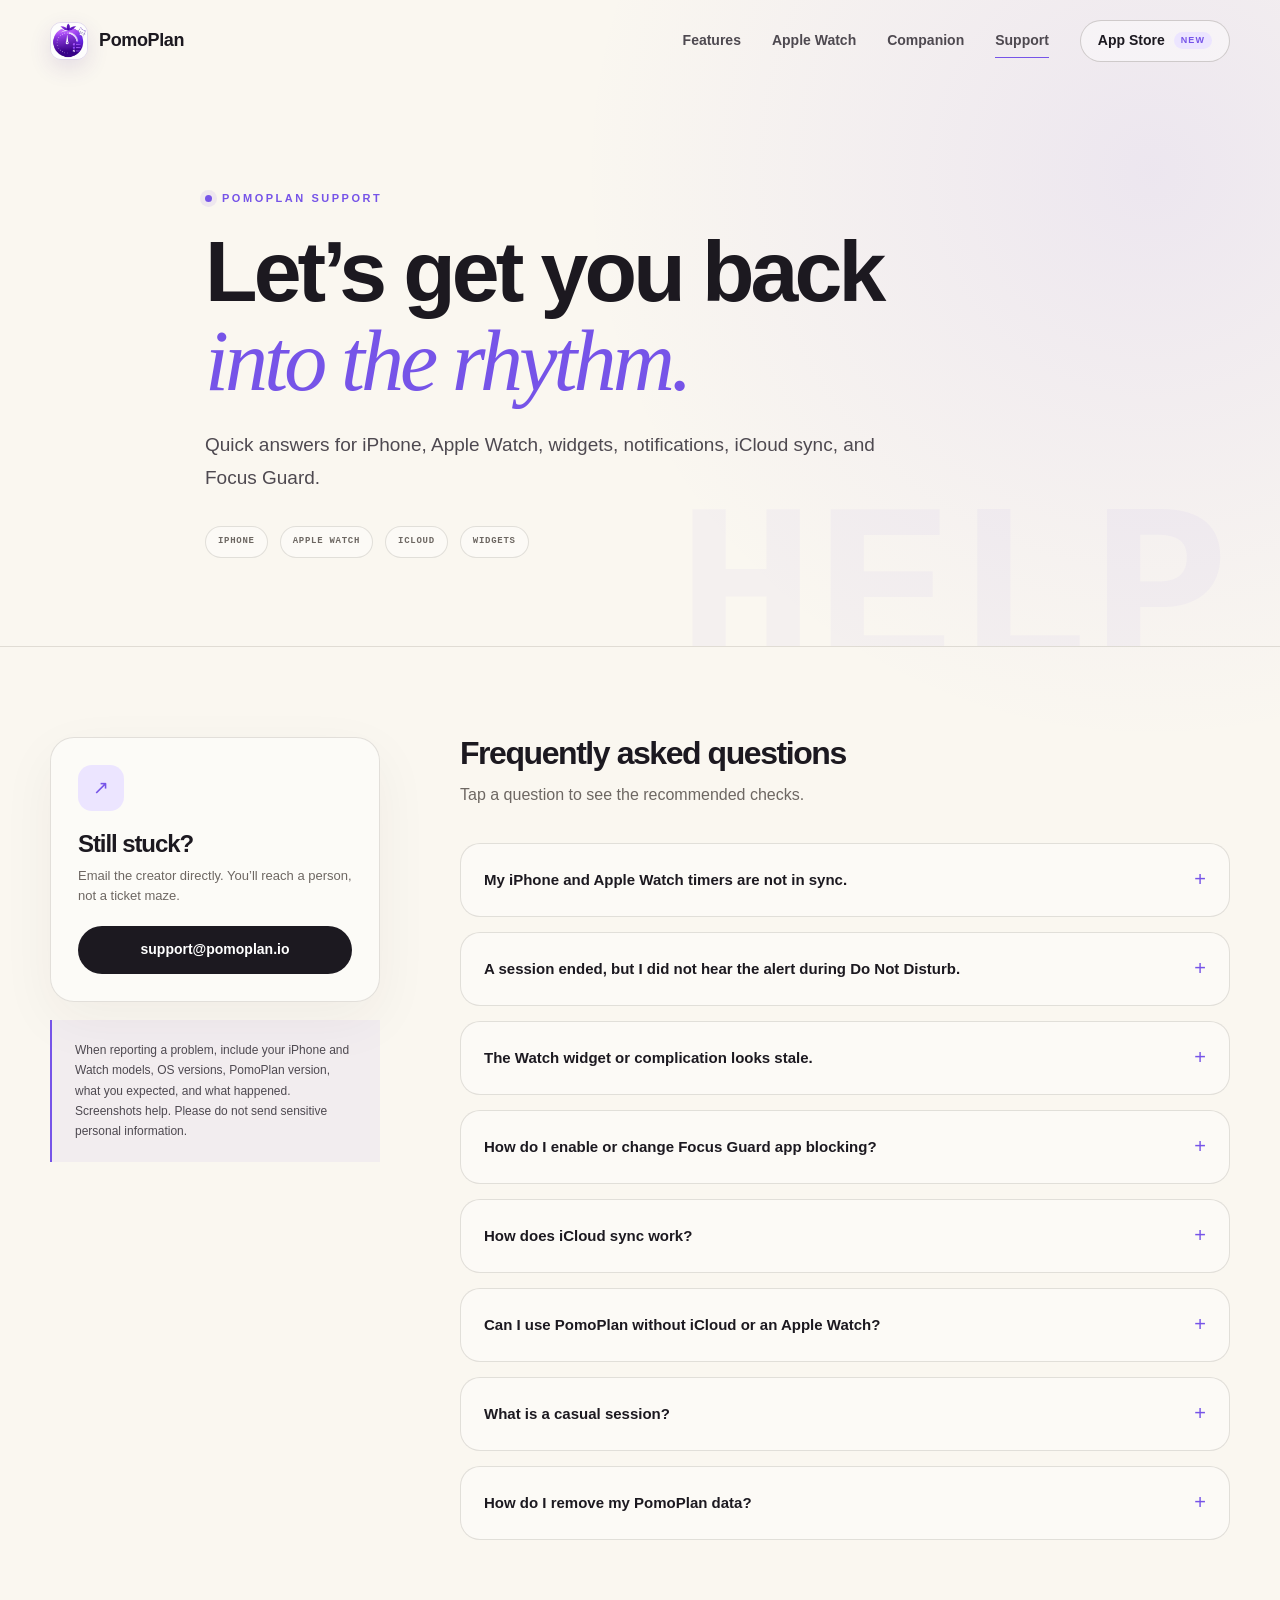
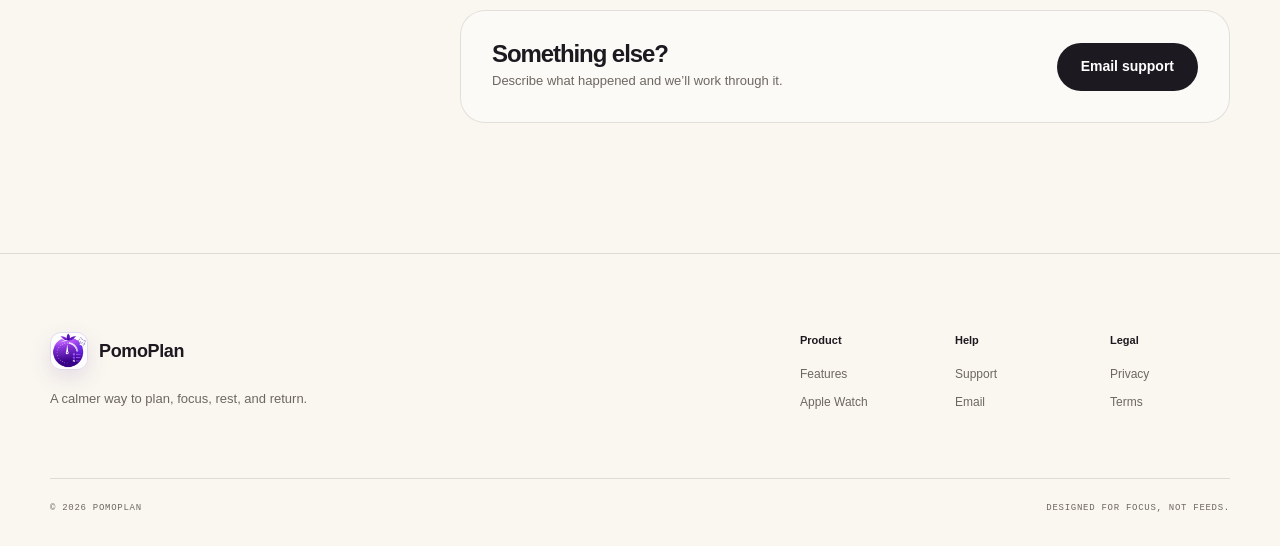
<file: support/index.html>
<!DOCTYPE html>
<html lang="en">
<head>
  <meta charset="utf-8">
  <meta name="viewport" content="width=device-width, initial-scale=1">
  <meta name="theme-color" content="#f8f4ec">
  <meta name="color-scheme" content="light">
  <title>Support — PomoPlan</title>
  <meta name="description" content="Get help with PomoPlan on iPhone and Apple Watch, including timer sync, notifications, iCloud, widgets, and Focus Guard.">
  <link rel="canonical" href="https://pomoplan.io/support/">
  <link rel="icon" type="image/png" href="/assets/favicon.png">
  <link rel="apple-touch-icon" href="/assets/app-icon.png">
  <link rel="stylesheet" href="/assets/styles.css">
  <script src="/assets/site.js" defer></script>
</head>
<body class="inner-page">
  <a class="skip-link" href="#main-content">Skip to content</a>

  <header class="site-header is-scrolled" data-site-header>
    <div class="shell header-inner">
      <a class="brand" href="/" aria-label="PomoPlan home">
        <img class="brand-icon" src="/assets/app-icon.png" alt="" width="40" height="40">
        <span>PomoPlan</span>
      </a>
      <button class="nav-toggle" type="button" aria-expanded="false" aria-controls="site-navigation" data-nav-toggle>
        <span class="sr-only">Open navigation</span><span></span><span></span>
      </button>
      <nav class="site-nav" id="site-navigation" aria-label="Primary navigation" data-site-nav>
        <a href="/#features">Features</a>
        <a href="/#ecosystem">Apple Watch</a>
        <a href="/#companion">Companion</a>
        <a href="/support/" aria-current="page">Support</a>
        <a class="nav-cta" href="https://apps.apple.com/app/apple-store/id6794292666?pt=129123312&amp;ct=website&amp;mt=8">App Store <span>New</span></a>
      </nav>
    </div>
  </header>

  <main class="inner-main" id="main-content">
    <section class="inner-hero" data-page-code="HELP">
      <div class="shell inner-hero-content" data-reveal>
        <p class="eyebrow"><span class="signal-dot"></span> PomoPlan support</p>
        <h1>Let’s get you back<br><em>into the rhythm.</em></h1>
        <p>Quick answers for iPhone, Apple Watch, widgets, notifications, iCloud sync, and Focus Guard.</p>
        <div class="inner-hero-meta"><span>iPhone</span><span>Apple Watch</span><span>iCloud</span><span>Widgets</span></div>
      </div>
    </section>

    <section class="page-section">
      <div class="shell support-layout">
        <aside class="support-sidebar" aria-label="Contact support">
          <div class="support-card" data-reveal>
            <span class="support-card-icon" aria-hidden="true">↗</span>
            <h2>Still stuck?</h2>
            <p>Email the creator directly. You’ll reach a person, not a ticket maze.</p>
            <a class="button" href="mailto:support@pomoplan.io?subject=PomoPlan%20support">support@pomoplan.io</a>
          </div>
          <div class="support-note" data-reveal>
            When reporting a problem, include your iPhone and Watch models, OS versions, PomoPlan version, what you expected, and what happened. Screenshots help. Please do not send sensitive personal information.
          </div>
        </aside>

        <div class="support-content">
          <h2 data-reveal>Frequently asked questions</h2>
          <p data-reveal>Tap a question to see the recommended checks.</p>

          <div class="support-faq">
            <details data-reveal>
              <summary>My iPhone and Apple Watch timers are not in sync.<span>+</span></summary>
              <div class="support-answer">
                <p>PomoPlan sends timer changes through Apple’s WatchConnectivity system. Start with these checks:</p>
                <ol>
                  <li>Confirm the PomoPlan Watch app is installed from the Watch app on iPhone.</li>
                  <li>Keep Bluetooth and Wi-Fi enabled on both devices.</li>
                  <li>Open PomoPlan once on both devices, then leave them near each other for a moment.</li>
                  <li>Make sure both devices are running the latest PomoPlan build available to you.</li>
                </ol>
                <p>If one device still shows an older session, email support with the exact sequence of taps and which device started the session.</p>
              </div>
            </details>

            <details data-reveal>
              <summary>A session ended, but I did not hear the alert during Do Not Disturb.<span>+</span></summary>
              <div class="support-answer">
                <p>First allow notifications and Time Sensitive alerts for PomoPlan. Apple also requires a manual Focus allow-list step for reliable sound during Do Not Disturb:</p>
                <ol>
                  <li>Open <strong>Settings → Focus → Do Not Disturb → Apps</strong>.</li>
                  <li>Under <strong>Allow Notifications From</strong>, add PomoPlan.</li>
                  <li>Check that your device is not muted and that notification sounds are enabled.</li>
                </ol>
                <p>Apple decides whether an iPhone notification is presented on iPhone or forwarded to Apple Watch based on device state and notification settings.</p>
              </div>
            </details>

            <details data-reveal>
              <summary>The Watch widget or complication looks stale.<span>+</span></summary>
              <div class="support-answer">
                <p>WidgetKit controls the final refresh schedule, so a complication can occasionally trail the app’s internal timer. Open the PomoPlan Watch app once, return to the watch face, and confirm the Watch app itself has the current session.</p>
                <p>If the app is correct but the widget remains stale, remove and add the complication again. Include the watch face name in a support email because different faces can schedule updates differently.</p>
              </div>
            </details>

            <details data-reveal>
              <summary>How do I enable or change Focus Guard app blocking?<span>+</span></summary>
              <div class="support-answer">
                <p>Open PomoPlan’s Settings, enable the distraction guard, and choose <strong>Apps to block</strong>. iOS will ask for Screen Time authorization before PomoPlan can shield your selections during focus.</p>
                <p>You remain in control: change the selection or turn the guard off from Settings. PomoPlan uses Apple’s Screen Time frameworks for this feature.</p>
              </div>
            </details>

            <details data-reveal>
              <summary>How does iCloud sync work?<span>+</span></summary>
              <div class="support-answer">
                <p>When iCloud is available, PomoPlan keeps supported timer history, topics, tasks, and settings current through your private iCloud database. Use the same Apple Account on your devices and make sure iCloud Drive is enabled.</p>
                <p>PomoPlan continues to work locally if iCloud is unavailable; changes will sync again when Apple’s service and your connection are available.</p>
              </div>
            </details>

            <details data-reveal>
              <summary>Can I use PomoPlan without iCloud or an Apple Watch?<span>+</span></summary>
              <div class="support-answer">
                <p>Yes. The complete timer, task queue, history, focus score, companion, and optional Focus Guard experience works on iPhone. Apple Watch and iCloud add convenience but are not required for the core timer.</p>
              </div>
            </details>

            <details data-reveal>
              <summary>What is a casual session?<span>+</span></summary>
              <div class="support-answer">
                <p>A casual session is not scored. Use it when you want the structure of a timer without focus-score pressure. The chosen topic and task can still help you understand where your time went.</p>
              </div>
            </details>

            <details data-reveal>
              <summary>How do I remove my PomoPlan data?<span>+</span></summary>
              <div class="support-answer">
                <p>Use the data controls in PomoPlan Settings to clear your sessions and related app data. PomoPlan may keep a temporary local recovery backup for up to 30 days so an accidental clear can be restored; use the permanent-delete option when available if you do not want that recovery window.</p>
                <p>For questions about a deletion request, email <a href="mailto:support@pomoplan.io">support@pomoplan.io</a>.</p>
              </div>
            </details>
          </div>

          <div class="contact-band" data-reveal>
            <div><h2>Something else?</h2><p>Describe what happened and we’ll work through it.</p></div>
            <a class="button" href="mailto:support@pomoplan.io?subject=PomoPlan%20support">Email support</a>
          </div>
        </div>
      </div>
    </section>
  </main>

  <footer class="site-footer">
    <div class="shell footer-grid">
      <div><a class="brand footer-brand" href="/"><img class="brand-icon" src="/assets/app-icon.png" alt="" width="40" height="40"><span>PomoPlan</span></a><p>A calmer way to plan, focus, rest, and return.</p></div>
      <div class="footer-links"><div><strong>Product</strong><a href="/#features">Features</a><a href="/#ecosystem">Apple Watch</a></div><div><strong>Help</strong><a href="/support/">Support</a><a href="mailto:support@pomoplan.io">Email</a></div><div><strong>Legal</strong><a href="/privacy/">Privacy</a><a href="/terms/">Terms</a></div></div>
    </div>
    <div class="shell footer-bottom"><span>© <span data-year>2026</span> PomoPlan</span><span>Designed for focus, not feeds.</span></div>
  </footer>
</body>
</html>
</file>
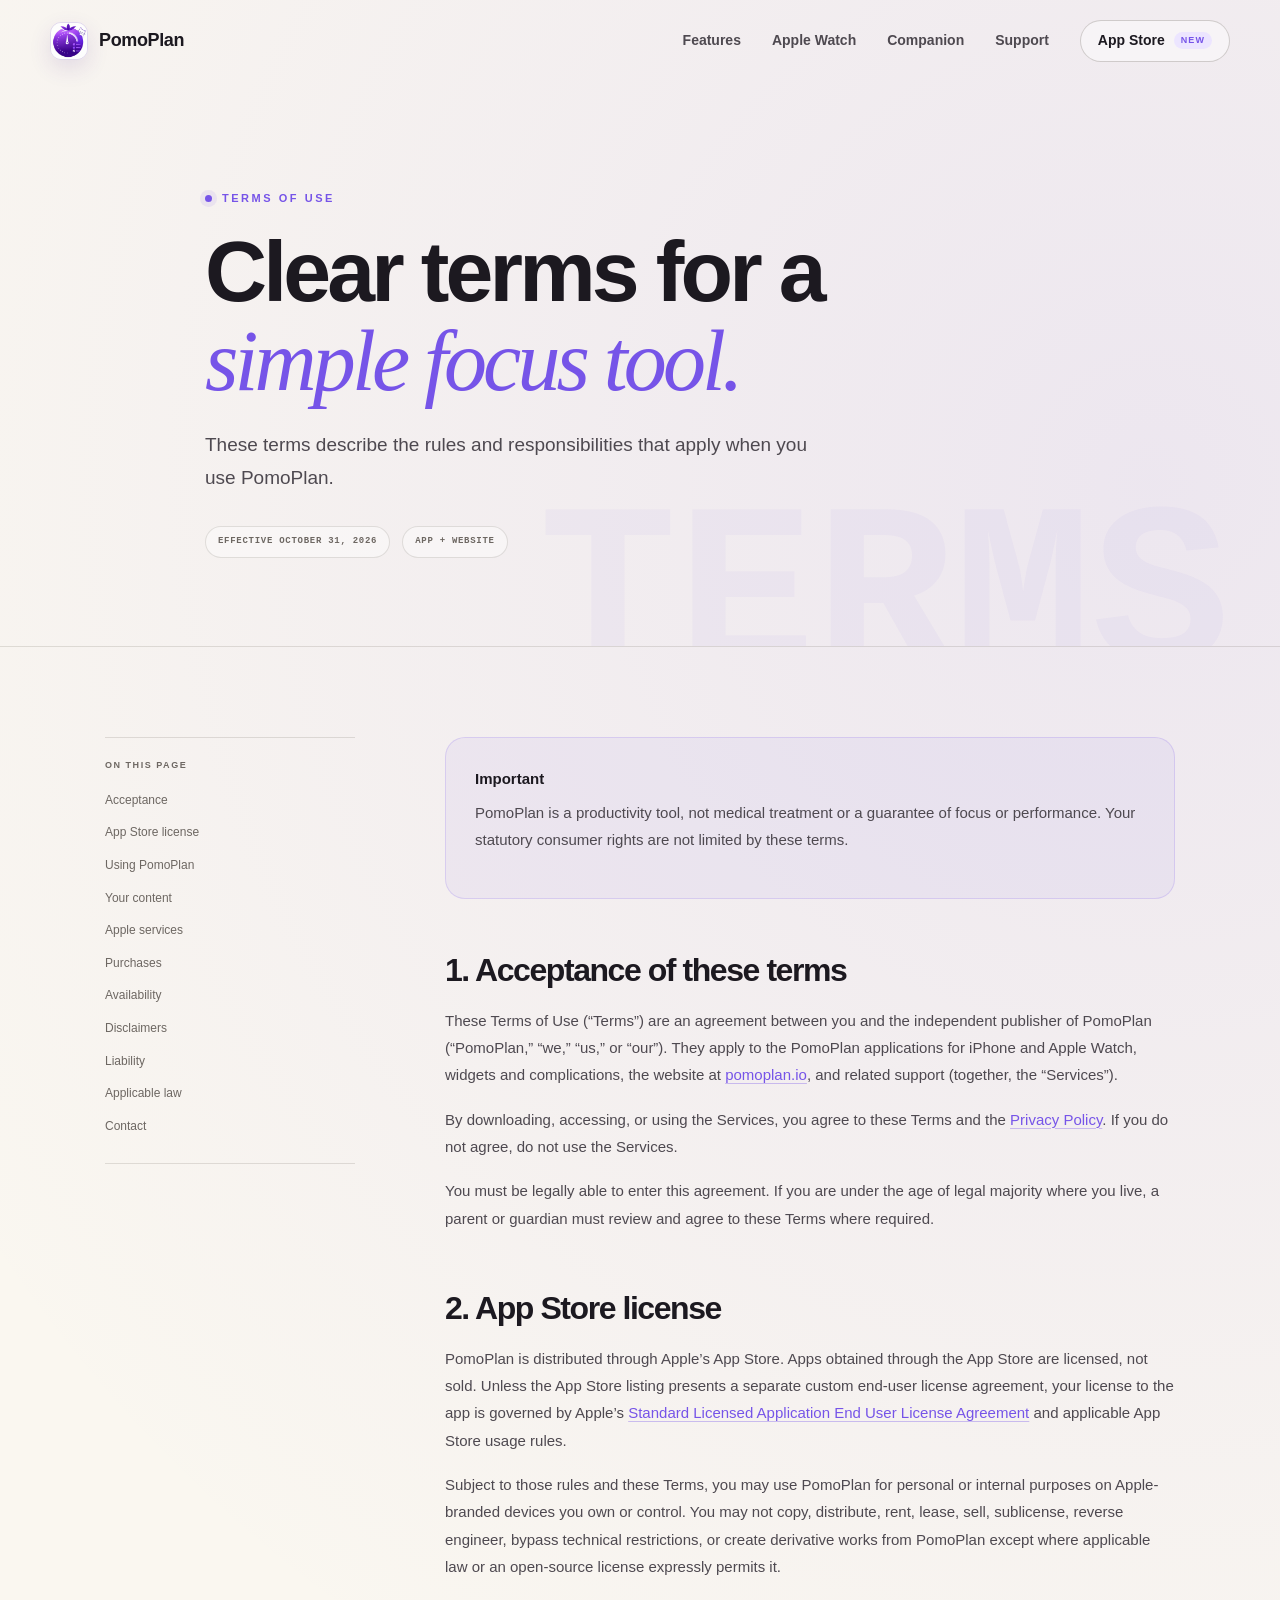
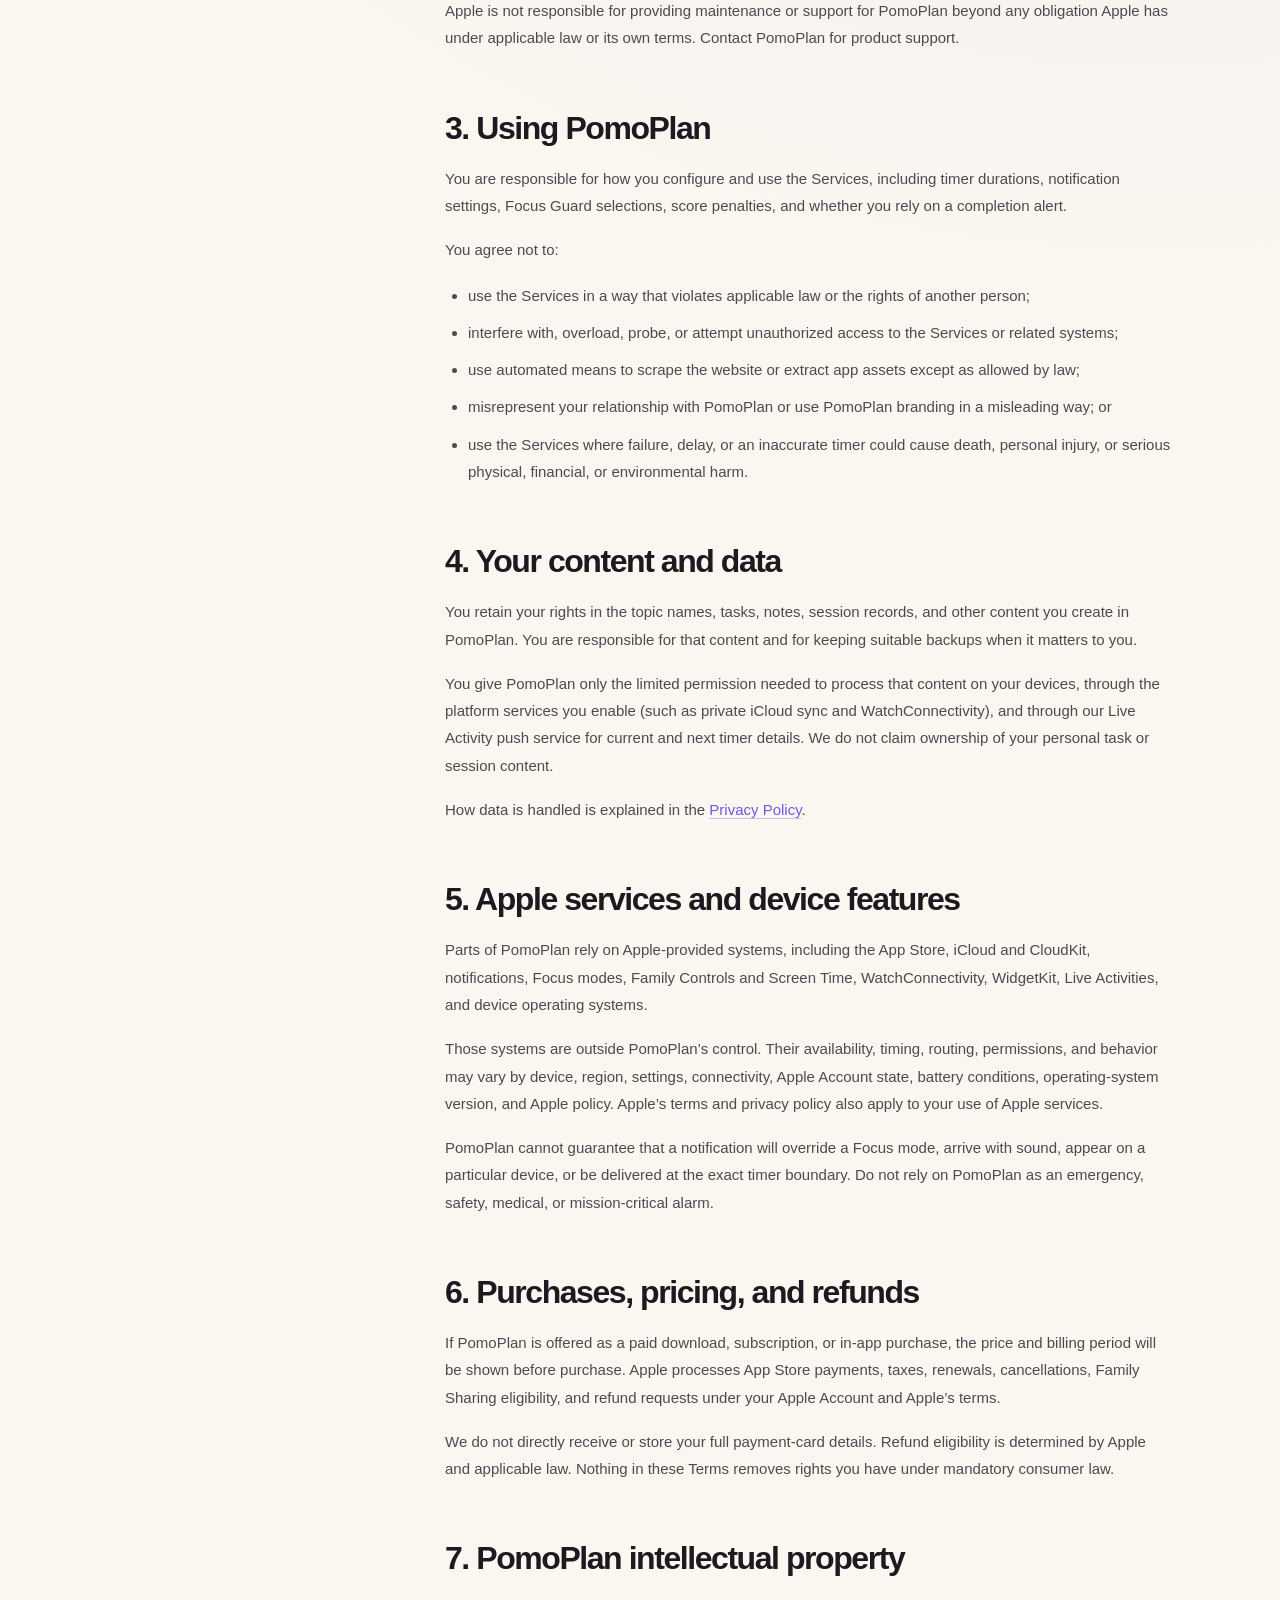
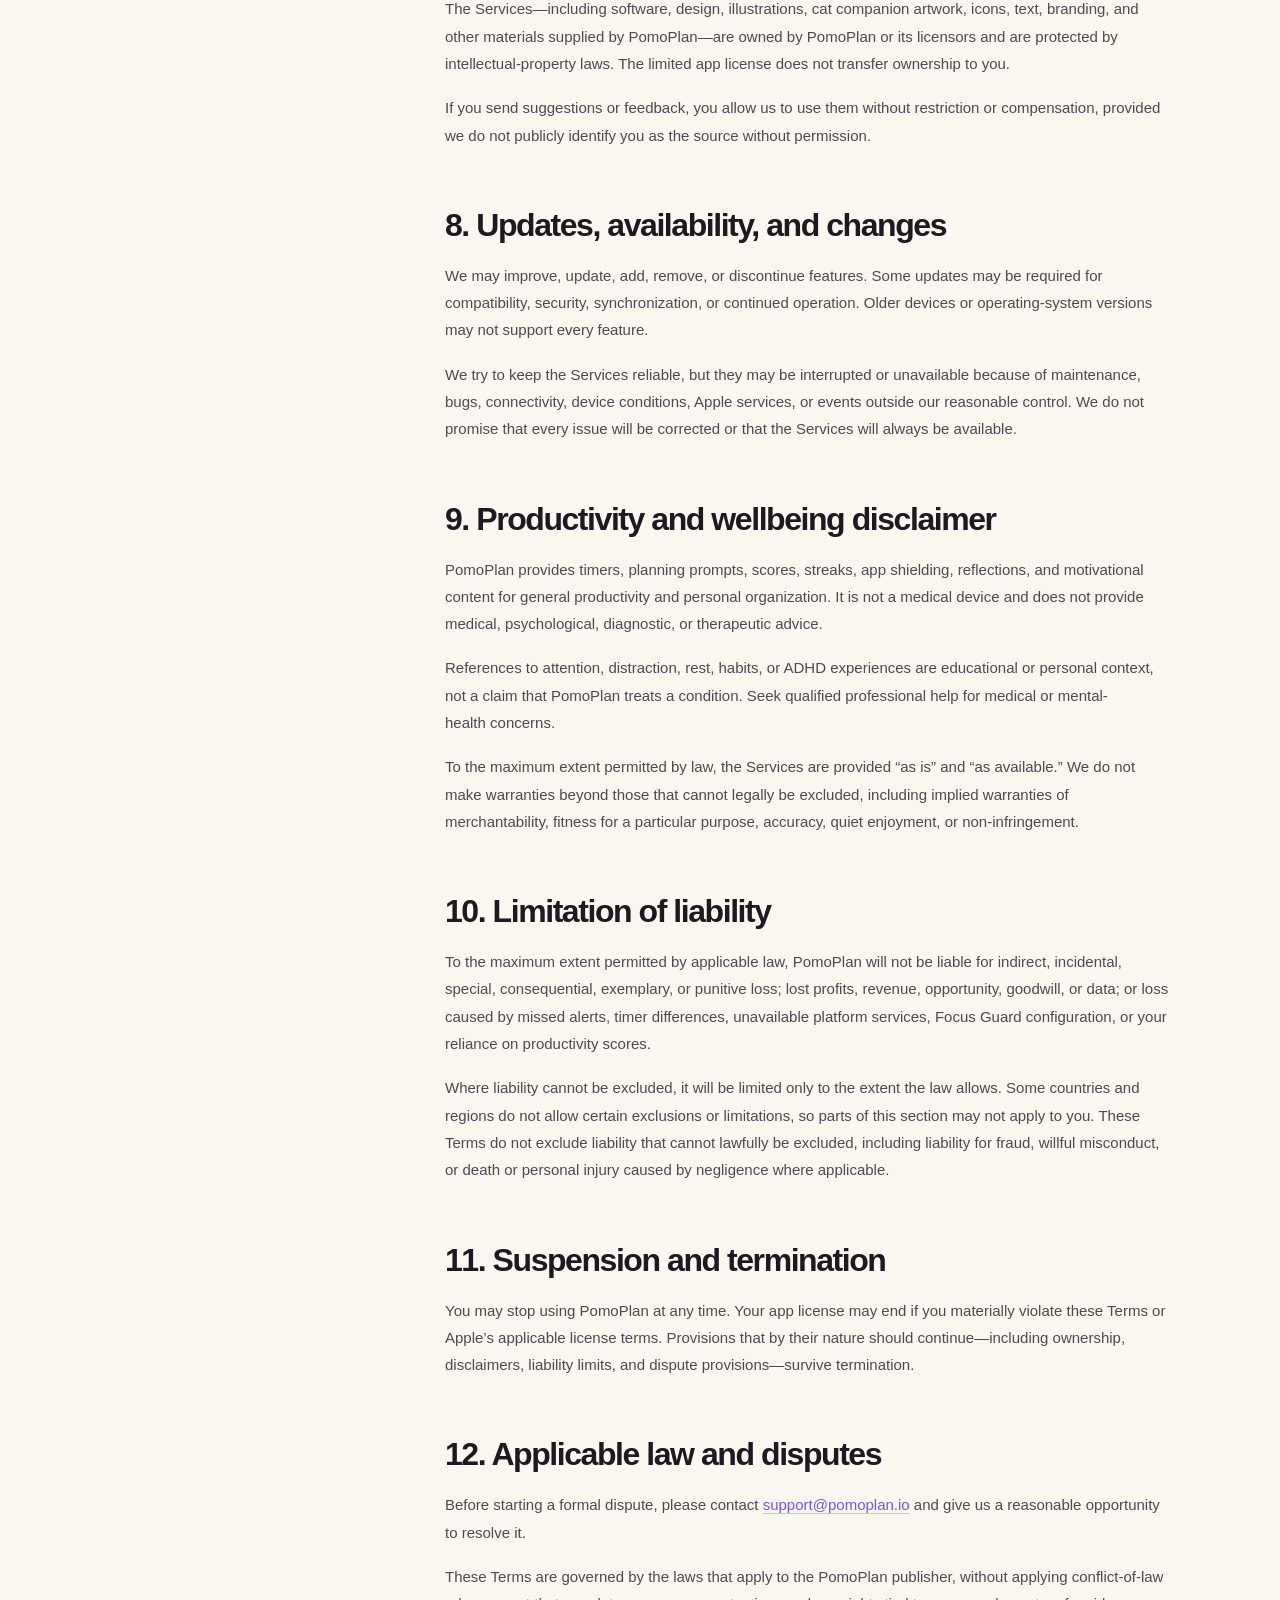
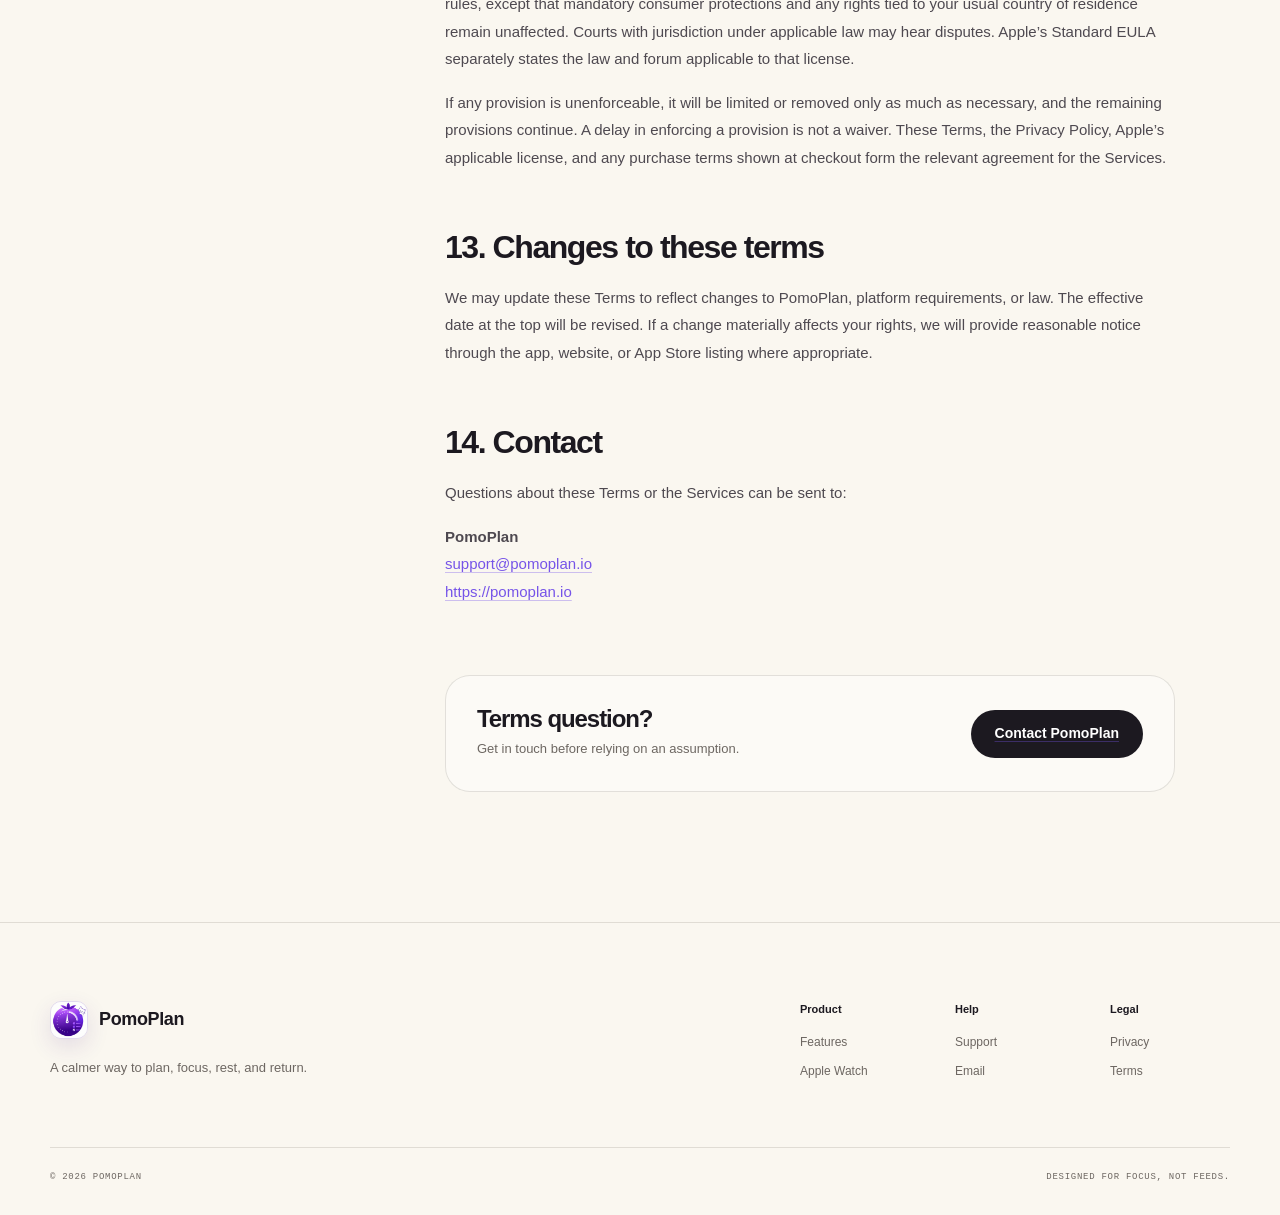
<file: terms/index.html>
<!DOCTYPE html>
<html lang="en">
<head>
  <meta charset="utf-8">
  <meta name="viewport" content="width=device-width, initial-scale=1">
  <meta name="theme-color" content="#f8f4ec">
  <meta name="color-scheme" content="light">
  <title>Terms of Use — PomoPlan</title>
  <meta name="description" content="Terms governing your use of the PomoPlan app, website, and support services.">
  <link rel="canonical" href="https://pomoplan.io/terms/">
  <link rel="icon" type="image/png" href="/assets/favicon.png">
  <link rel="apple-touch-icon" href="/assets/app-icon.png">
  <link rel="stylesheet" href="/assets/styles.css">
  <script src="/assets/site.js" defer></script>
</head>
<body class="inner-page">
  <a class="skip-link" href="#main-content">Skip to content</a>

  <header class="site-header is-scrolled" data-site-header>
    <div class="shell header-inner">
      <a class="brand" href="/" aria-label="PomoPlan home"><img class="brand-icon" src="/assets/app-icon.png" alt="" width="40" height="40"><span>PomoPlan</span></a>
      <button class="nav-toggle" type="button" aria-expanded="false" aria-controls="site-navigation" data-nav-toggle><span class="sr-only">Open navigation</span><span></span><span></span></button>
      <nav class="site-nav" id="site-navigation" aria-label="Primary navigation" data-site-nav>
        <a href="/#features">Features</a><a href="/#ecosystem">Apple Watch</a><a href="/#companion">Companion</a><a href="/support/">Support</a><a class="nav-cta" href="https://apps.apple.com/app/apple-store/id6794292666?pt=129123312&amp;ct=website&amp;mt=8">App Store <span>New</span></a>
      </nav>
    </div>
  </header>

  <main class="inner-main" id="main-content">
    <section class="inner-hero" data-page-code="TERMS">
      <div class="shell inner-hero-content" data-reveal>
        <p class="eyebrow"><span class="signal-dot"></span> Terms of use</p>
        <h1>Clear terms for a<br><em>simple focus tool.</em></h1>
        <p>These terms describe the rules and responsibilities that apply when you use PomoPlan.</p>
        <div class="inner-hero-meta"><span>Effective October 31, 2026</span><span>App + website</span></div>
      </div>
    </section>

    <section class="page-section">
      <div class="shell legal-layout">
        <nav class="legal-nav" aria-label="Terms sections">
          <strong>On this page</strong>
          <a href="#acceptance">Acceptance</a>
          <a href="#license">App Store license</a>
          <a href="#use">Using PomoPlan</a>
          <a href="#your-content">Your content</a>
          <a href="#apple-services">Apple services</a>
          <a href="#payments">Purchases</a>
          <a href="#availability">Availability</a>
          <a href="#disclaimers">Disclaimers</a>
          <a href="#liability">Liability</a>
          <a href="#law">Applicable law</a>
          <a href="#contact">Contact</a>
        </nav>

        <article class="legal-content">
          <div class="legal-summary" data-reveal>
            <strong>Important</strong>
            <p>PomoPlan is a productivity tool, not medical treatment or a guarantee of focus or performance. Your statutory consumer rights are not limited by these terms.</p>
          </div>

          <section id="acceptance" data-reveal>
            <h2>1. Acceptance of these terms</h2>
            <p>These Terms of Use (“Terms”) are an agreement between you and the independent publisher of PomoPlan (“PomoPlan,” “we,” “us,” or “our”). They apply to the PomoPlan applications for iPhone and Apple Watch, widgets and complications, the website at <a href="https://pomoplan.io/">pomoplan.io</a>, and related support (together, the “Services”).</p>
            <p>By downloading, accessing, or using the Services, you agree to these Terms and the <a href="/privacy/">Privacy Policy</a>. If you do not agree, do not use the Services.</p>
            <p>You must be legally able to enter this agreement. If you are under the age of legal majority where you live, a parent or guardian must review and agree to these Terms where required.</p>
          </section>

          <section id="license" data-reveal>
            <h2>2. App Store license</h2>
            <p>PomoPlan is distributed through Apple’s App Store. Apps obtained through the App Store are licensed, not sold. Unless the App Store listing presents a separate custom end-user license agreement, your license to the app is governed by Apple’s <a href="https://www.apple.com/legal/internet-services/itunes/dev/stdeula/" rel="external">Standard Licensed Application End User License Agreement</a> and applicable App Store usage rules.</p>
            <p>Subject to those rules and these Terms, you may use PomoPlan for personal or internal purposes on Apple-branded devices you own or control. You may not copy, distribute, rent, lease, sell, sublicense, reverse engineer, bypass technical restrictions, or create derivative works from PomoPlan except where applicable law or an open-source license expressly permits it.</p>
            <p>Apple is not responsible for providing maintenance or support for PomoPlan beyond any obligation Apple has under applicable law or its own terms. Contact PomoPlan for product support.</p>
          </section>

          <section id="use" data-reveal>
            <h2>3. Using PomoPlan</h2>
            <p>You are responsible for how you configure and use the Services, including timer durations, notification settings, Focus Guard selections, score penalties, and whether you rely on a completion alert.</p>
            <p>You agree not to:</p>
            <ul>
              <li>use the Services in a way that violates applicable law or the rights of another person;</li>
              <li>interfere with, overload, probe, or attempt unauthorized access to the Services or related systems;</li>
              <li>use automated means to scrape the website or extract app assets except as allowed by law;</li>
              <li>misrepresent your relationship with PomoPlan or use PomoPlan branding in a misleading way; or</li>
              <li>use the Services where failure, delay, or an inaccurate timer could cause death, personal injury, or serious physical, financial, or environmental harm.</li>
            </ul>
          </section>

          <section id="your-content" data-reveal>
            <h2>4. Your content and data</h2>
            <p>You retain your rights in the topic names, tasks, notes, session records, and other content you create in PomoPlan. You are responsible for that content and for keeping suitable backups when it matters to you.</p>
            <p>You give PomoPlan only the limited permission needed to process that content on your devices, through the platform services you enable (such as private iCloud sync and WatchConnectivity), and through our Live Activity push service for current and next timer details. We do not claim ownership of your personal task or session content.</p>
            <p>How data is handled is explained in the <a href="/privacy/">Privacy Policy</a>.</p>
          </section>

          <section id="apple-services" data-reveal>
            <h2>5. Apple services and device features</h2>
            <p>Parts of PomoPlan rely on Apple-provided systems, including the App Store, iCloud and CloudKit, notifications, Focus modes, Family Controls and Screen Time, WatchConnectivity, WidgetKit, Live Activities, and device operating systems.</p>
            <p>Those systems are outside PomoPlan’s control. Their availability, timing, routing, permissions, and behavior may vary by device, region, settings, connectivity, Apple Account state, battery conditions, operating-system version, and Apple policy. Apple’s terms and privacy policy also apply to your use of Apple services.</p>
            <p>PomoPlan cannot guarantee that a notification will override a Focus mode, arrive with sound, appear on a particular device, or be delivered at the exact timer boundary. Do not rely on PomoPlan as an emergency, safety, medical, or mission-critical alarm.</p>
          </section>

          <section id="payments" data-reveal>
            <h2>6. Purchases, pricing, and refunds</h2>
            <p>If PomoPlan is offered as a paid download, subscription, or in-app purchase, the price and billing period will be shown before purchase. Apple processes App Store payments, taxes, renewals, cancellations, Family Sharing eligibility, and refund requests under your Apple Account and Apple’s terms.</p>
            <p>We do not directly receive or store your full payment-card details. Refund eligibility is determined by Apple and applicable law. Nothing in these Terms removes rights you have under mandatory consumer law.</p>
          </section>

          <section id="intellectual-property" data-reveal>
            <h2>7. PomoPlan intellectual property</h2>
            <p>The Services—including software, design, illustrations, cat companion artwork, icons, text, branding, and other materials supplied by PomoPlan—are owned by PomoPlan or its licensors and are protected by intellectual-property laws. The limited app license does not transfer ownership to you.</p>
            <p>If you send suggestions or feedback, you allow us to use them without restriction or compensation, provided we do not publicly identify you as the source without permission.</p>
          </section>

          <section id="availability" data-reveal>
            <h2>8. Updates, availability, and changes</h2>
            <p>We may improve, update, add, remove, or discontinue features. Some updates may be required for compatibility, security, synchronization, or continued operation. Older devices or operating-system versions may not support every feature.</p>
            <p>We try to keep the Services reliable, but they may be interrupted or unavailable because of maintenance, bugs, connectivity, device conditions, Apple services, or events outside our reasonable control. We do not promise that every issue will be corrected or that the Services will always be available.</p>
          </section>

          <section id="disclaimers" data-reveal>
            <h2>9. Productivity and wellbeing disclaimer</h2>
            <p>PomoPlan provides timers, planning prompts, scores, streaks, app shielding, reflections, and motivational content for general productivity and personal organization. It is not a medical device and does not provide medical, psychological, diagnostic, or therapeutic advice.</p>
            <p>References to attention, distraction, rest, habits, or ADHD experiences are educational or personal context, not a claim that PomoPlan treats a condition. Seek qualified professional help for medical or mental-health concerns.</p>
            <p>To the maximum extent permitted by law, the Services are provided “as is” and “as available.” We do not make warranties beyond those that cannot legally be excluded, including implied warranties of merchantability, fitness for a particular purpose, accuracy, quiet enjoyment, or non-infringement.</p>
          </section>

          <section id="liability" data-reveal>
            <h2>10. Limitation of liability</h2>
            <p>To the maximum extent permitted by applicable law, PomoPlan will not be liable for indirect, incidental, special, consequential, exemplary, or punitive loss; lost profits, revenue, opportunity, goodwill, or data; or loss caused by missed alerts, timer differences, unavailable platform services, Focus Guard configuration, or your reliance on productivity scores.</p>
            <p>Where liability cannot be excluded, it will be limited only to the extent the law allows. Some countries and regions do not allow certain exclusions or limitations, so parts of this section may not apply to you. These Terms do not exclude liability that cannot lawfully be excluded, including liability for fraud, willful misconduct, or death or personal injury caused by negligence where applicable.</p>
          </section>

          <section id="termination" data-reveal>
            <h2>11. Suspension and termination</h2>
            <p>You may stop using PomoPlan at any time. Your app license may end if you materially violate these Terms or Apple’s applicable license terms. Provisions that by their nature should continue—including ownership, disclaimers, liability limits, and dispute provisions—survive termination.</p>
          </section>

          <section id="law" data-reveal>
            <h2>12. Applicable law and disputes</h2>
            <p>Before starting a formal dispute, please contact <a href="mailto:support@pomoplan.io">support@pomoplan.io</a> and give us a reasonable opportunity to resolve it.</p>
            <p>These Terms are governed by the laws that apply to the PomoPlan publisher, without applying conflict-of-law rules, except that mandatory consumer protections and any rights tied to your usual country of residence remain unaffected. Courts with jurisdiction under applicable law may hear disputes. Apple’s Standard EULA separately states the law and forum applicable to that license.</p>
            <p>If any provision is unenforceable, it will be limited or removed only as much as necessary, and the remaining provisions continue. A delay in enforcing a provision is not a waiver. These Terms, the Privacy Policy, Apple’s applicable license, and any purchase terms shown at checkout form the relevant agreement for the Services.</p>
          </section>

          <section id="changes" data-reveal>
            <h2>13. Changes to these terms</h2>
            <p>We may update these Terms to reflect changes to PomoPlan, platform requirements, or law. The effective date at the top will be revised. If a change materially affects your rights, we will provide reasonable notice through the app, website, or App Store listing where appropriate.</p>
          </section>

          <section id="contact" data-reveal>
            <h2>14. Contact</h2>
            <p>Questions about these Terms or the Services can be sent to:</p>
            <p><strong>PomoPlan</strong><br><a href="mailto:support@pomoplan.io">support@pomoplan.io</a><br><a href="https://pomoplan.io/">https://pomoplan.io</a></p>
          </section>

          <div class="contact-band" data-reveal>
            <div><h2>Terms question?</h2><p>Get in touch before relying on an assumption.</p></div>
            <a class="button" href="mailto:support@pomoplan.io?subject=PomoPlan%20terms">Contact PomoPlan</a>
          </div>
        </article>
      </div>
    </section>
  </main>

  <footer class="site-footer">
    <div class="shell footer-grid"><div><a class="brand footer-brand" href="/"><img class="brand-icon" src="/assets/app-icon.png" alt="" width="40" height="40"><span>PomoPlan</span></a><p>A calmer way to plan, focus, rest, and return.</p></div><div class="footer-links"><div><strong>Product</strong><a href="/#features">Features</a><a href="/#ecosystem">Apple Watch</a></div><div><strong>Help</strong><a href="/support/">Support</a><a href="mailto:support@pomoplan.io">Email</a></div><div><strong>Legal</strong><a href="/privacy/">Privacy</a><a href="/terms/" aria-current="page">Terms</a></div></div></div>
    <div class="shell footer-bottom"><span>© <span data-year>2026</span> PomoPlan</span><span>Designed for focus, not feeds.</span></div>
  </footer>
</body>
</html>
</file>
<file: assets/styles.css>
:root {
  --paper: #faf7f0;
  --paper-deep: #f1eadf;
  --paper-glass: rgba(250, 247, 240, 0.78);
  --ink: #1c1920;
  --ink-soft: #4e4950;
  --muted: #6d6762;
  --line: rgba(65, 56, 46, 0.14);
  --line-strong: rgba(65, 56, 46, 0.22);
  --purple: #7654e8;
  --purple-bright: #946fff;
  --purple-soft: #ece5ff;
  --purple-glow: rgba(118, 84, 232, 0.22);
  --green: #15865d;
  --green-bright: #42c98c;
  --green-soft: #ddf4e8;
  --night: #17131d;
  --night-soft: #231d2d;
  --white: #ffffff;
  --radius-xs: 10px;
  --radius-sm: 16px;
  --radius-md: 24px;
  --radius-lg: 36px;
  --radius-xl: 54px;
  --shadow-soft: 0 24px 80px rgba(63, 44, 31, 0.09);
  --shadow-device: 0 40px 100px rgba(42, 29, 25, 0.22);
  --shell: 1180px;
  --header-height: 82px;
}

* {
  box-sizing: border-box;
}

html {
  scroll-behavior: smooth;
  scroll-padding-top: calc(var(--header-height) + 24px);
}

body {
  margin: 0;
  overflow-x: hidden;
  background: var(--paper);
  color: var(--ink);
  font-family: -apple-system, BlinkMacSystemFont, "Segoe UI", sans-serif;
  font-size: 16px;
  line-height: 1.55;
  -webkit-font-smoothing: antialiased;
  text-rendering: optimizeLegibility;
}

body.nav-open {
  overflow: hidden;
}

::selection {
  background: var(--purple-soft);
  color: var(--ink);
}

img,
svg {
  display: block;
  max-width: 100%;
}

a {
  color: inherit;
  text-decoration: none;
}

button,
input,
textarea,
select {
  font: inherit;
}

button,
summary,
a {
  -webkit-tap-highlight-color: transparent;
}

:focus-visible {
  outline: 3px solid rgba(118, 84, 232, 0.42);
  outline-offset: 4px;
}

.shell {
  width: min(calc(100% - 48px), var(--shell));
  margin-inline: auto;
}

.section-pad {
  padding-block: 132px;
}

.sr-only {
  position: absolute;
  width: 1px;
  height: 1px;
  padding: 0;
  margin: -1px;
  overflow: hidden;
  clip: rect(0, 0, 0, 0);
  white-space: nowrap;
  border: 0;
}

.skip-link {
  position: fixed;
  z-index: 9999;
  top: 12px;
  left: 12px;
  padding: 10px 16px;
  border-radius: 999px;
  background: var(--ink);
  color: var(--white);
  transform: translateY(-160%);
  transition: transform 160ms ease;
}

.skip-link:focus {
  transform: translateY(0);
}

.site-header {
  position: fixed;
  z-index: 1000;
  inset: 0 0 auto;
  height: var(--header-height);
  border-bottom: 1px solid transparent;
  transition: background-color 220ms ease, border-color 220ms ease, backdrop-filter 220ms ease;
}

.site-header::before {
  content: "";
  position: absolute;
  z-index: -1;
  inset: 0;
  transition: background-color 220ms ease, backdrop-filter 220ms ease;
}

.site-header.is-scrolled {
  border-color: var(--line);
}

/* Blur sits on ::before because backdrop-filter on the header would make it the containing block for the fixed mobile nav. */
.site-header.is-scrolled::before {
  background: rgba(250, 247, 240, 0.84);
  -webkit-backdrop-filter: blur(20px) saturate(130%);
  backdrop-filter: blur(20px) saturate(130%);
}

.header-inner {
  display: flex;
  align-items: center;
  justify-content: space-between;
  height: 100%;
}

.brand {
  display: inline-flex;
  align-items: center;
  gap: 11px;
  color: var(--ink);
  font-size: 18px;
  font-weight: 720;
  letter-spacing: -0.02em;
}

.brand-icon {
  width: 38px;
  height: 38px;
  border: 1px solid rgba(118, 84, 232, 0.18);
  border-radius: 11px;
  box-shadow: 0 8px 22px rgba(73, 36, 143, 0.12);
}

.site-nav {
  display: flex;
  align-items: center;
  gap: 31px;
  color: var(--ink-soft);
  font-size: 14px;
  font-weight: 620;
}

.site-nav > a:not(.nav-cta) {
  position: relative;
}

.site-nav > a:not(.nav-cta)::after {
  content: "";
  position: absolute;
  right: 0;
  bottom: -7px;
  left: 0;
  height: 1px;
  background: var(--purple);
  transform: scaleX(0);
  transition: transform 180ms ease;
}

.site-nav > a:not(.nav-cta):hover::after,
.site-nav > a[aria-current="page"]::after {
  transform: scaleX(1);
}

.nav-cta {
  display: inline-flex;
  align-items: center;
  gap: 9px;
  min-height: 42px;
  padding: 0 17px;
  border: 1px solid var(--line-strong);
  border-radius: 999px;
  background: rgba(255, 255, 255, 0.45);
  color: var(--ink);
}

.nav-cta span {
  padding: 2px 7px;
  border-radius: 999px;
  background: var(--purple-soft);
  color: var(--purple);
  font-size: 9px;
  font-weight: 800;
  letter-spacing: 0.12em;
  text-transform: uppercase;
}

.nav-toggle {
  display: none;
  width: 44px;
  height: 44px;
  padding: 0;
  border: 1px solid var(--line);
  border-radius: 50%;
  background: rgba(255, 255, 255, 0.52);
}

.nav-toggle > span:not(.sr-only) {
  display: block;
  width: 17px;
  height: 1.5px;
  margin: 5px auto;
  background: var(--ink);
  transition: transform 180ms ease;
}

.hero {
  position: relative;
  min-height: 920px;
  padding-top: calc(var(--header-height) + 96px);
  overflow: hidden;
}

.hero::before {
  content: "";
  position: absolute;
  z-index: -2;
  inset: 0;
  background:
    radial-gradient(circle at 81% 31%, rgba(131, 95, 231, 0.17), transparent 29%),
    radial-gradient(circle at 15% 76%, rgba(35, 172, 115, 0.08), transparent 26%),
    linear-gradient(rgba(68, 57, 45, 0.045) 1px, transparent 1px),
    linear-gradient(90deg, rgba(68, 57, 45, 0.045) 1px, transparent 1px);
  background-size: auto, auto, 54px 54px, 54px 54px;
  mask-image: linear-gradient(to bottom, #000 65%, transparent 100%);
}

.hero::after {
  content: "";
  position: absolute;
  z-index: -1;
  top: 142px;
  right: -170px;
  width: 610px;
  height: 610px;
  border: 1px solid rgba(118, 84, 232, 0.14);
  border-radius: 50%;
  box-shadow: 0 0 0 74px rgba(118, 84, 232, 0.025), 0 0 0 148px rgba(118, 84, 232, 0.018);
}

.hero-grid {
  display: grid;
  grid-template-columns: 0.86fr 1.14fr;
  align-items: center;
  gap: 58px;
}

.hero-copy {
  position: relative;
  z-index: 4;
  padding-bottom: 34px;
}

.eyebrow {
  display: flex;
  align-items: center;
  gap: 10px;
  margin: 0 0 22px;
  color: var(--purple);
  font-size: 11px;
  font-weight: 820;
  letter-spacing: 0.23em;
  line-height: 1.2;
  text-transform: uppercase;
}

.signal-dot {
  width: 7px;
  height: 7px;
  border-radius: 50%;
  background: var(--purple);
  box-shadow: 0 0 0 5px rgba(118, 84, 232, 0.09);
}

.eyebrow-green {
  color: var(--green-bright);
}

.eyebrow-green .signal-dot {
  background: var(--green-bright);
  box-shadow: 0 0 0 5px rgba(66, 201, 140, 0.1);
}

h1,
h2,
h3,
p {
  text-wrap: pretty;
}

h1,
h2,
h3 {
  margin-top: 0;
  color: var(--ink);
  line-height: 1.03;
  letter-spacing: -0.045em;
}

h1 {
  max-width: 690px;
  margin-bottom: 27px;
  font-size: clamp(58px, 6.2vw, 91px);
  font-weight: 650;
}

h1 em,
h2 em {
  color: var(--purple);
  font-family: Georgia, "Times New Roman", serif;
  font-weight: 400;
}

.hero-lede {
  max-width: 545px;
  margin: 0;
  color: var(--ink-soft);
  font-size: 20px;
  line-height: 1.65;
  letter-spacing: -0.012em;
}

.hero-actions {
  display: flex;
  align-items: center;
  gap: 18px;
  margin-top: 38px;
}

.button {
  display: inline-flex;
  align-items: center;
  justify-content: center;
  gap: 12px;
  min-height: 54px;
  padding: 0 23px;
  border: 1px solid transparent;
  border-radius: 999px;
  font-size: 14px;
  font-weight: 750;
  line-height: 1.1;
  transition: transform 180ms ease, box-shadow 180ms ease, background-color 180ms ease;
}

.button:hover {
  transform: translateY(-2px);
}

.button-primary {
  min-height: 62px;
  background: var(--ink);
  color: var(--white);
  box-shadow: 0 16px 36px rgba(28, 25, 32, 0.17);
}

.button-primary:hover {
  box-shadow: 0 19px 42px rgba(28, 25, 32, 0.24);
}

.button-primary svg {
  width: 23px;
  height: 23px;
  fill: currentColor;
}

.button-primary > span {
  display: flex;
  flex-direction: column;
  align-items: flex-start;
  gap: 2px;
  font-size: 17px;
}

.button-primary small {
  font-size: 9px;
  font-weight: 560;
  letter-spacing: 0.04em;
}

.button-quiet {
  padding-inline: 11px;
  color: var(--ink-soft);
}

.button-quiet span {
  color: var(--purple);
  font-size: 18px;
}

.hero-proof {
  display: flex;
  flex-wrap: wrap;
  gap: 10px 27px;
  margin: 38px 0 0;
  padding: 0;
  color: var(--muted);
  font-size: 12px;
  font-weight: 650;
  list-style: none;
}

.hero-proof li {
  position: relative;
  padding-left: 14px;
}

.hero-proof li::before {
  content: "";
  position: absolute;
  top: 0.63em;
  left: 0;
  width: 4px;
  height: 4px;
  border-radius: 50%;
  background: var(--purple);
}

.hero-product {
  position: relative;
  min-height: 735px;
  isolation: isolate;
}

.hero-product::before {
  content: "";
  position: absolute;
  z-index: -1;
  top: 78px;
  left: 85px;
  width: 530px;
  height: 530px;
  border-radius: 50%;
  background: radial-gradient(circle, rgba(118, 84, 232, 0.22), rgba(118, 84, 232, 0.035) 55%, transparent 72%);
  filter: blur(8px);
}

.phone-frame {
  position: absolute;
  z-index: 2;
  top: 8px;
  left: 118px;
  width: 348px;
  height: 708px;
  padding: 8px;
  border: 1px solid rgba(255, 255, 255, 0.58);
  border-radius: 52px;
  background: linear-gradient(145deg, #373139, #0f0e11 72%);
  box-shadow: var(--shadow-device), inset 0 0 0 1px rgba(255, 255, 255, 0.11);
  transform: none;
}

.phone-frame::before {
  content: "";
  position: absolute;
  z-index: 5;
  top: 15px;
  left: 50%;
  width: 92px;
  height: 24px;
  border-radius: 999px;
  background: #100e12;
  transform: translateX(-50%);
}

.phone-screen {
  position: relative;
  height: 100%;
  overflow: hidden;
  border-radius: 44px;
  background:
    radial-gradient(circle at 51% 55%, rgba(142, 107, 233, 0.14), transparent 30%),
    #fbf8f1;
}

.mock-status {
  display: flex;
  justify-content: space-between;
  padding: 18px 24px 0;
  color: #171319;
  font-size: 9px;
  font-weight: 750;
}

.mock-header {
  display: flex;
  align-items: flex-start;
  justify-content: space-between;
  padding: 30px 21px 0;
}

.mock-header > div:first-child {
  display: flex;
  flex-direction: column;
}

.mock-header small {
  color: #787171;
  font-size: 7px;
  font-weight: 800;
  letter-spacing: 0.25em;
}

.mock-header strong {
  margin-top: 5px;
  color: #7958e4;
  font-family: Georgia, "Times New Roman", serif;
  font-size: 27px;
  font-style: italic;
  font-weight: 400;
}

.mock-header-actions {
  display: flex;
  align-items: center;
  gap: 6px;
}

.mock-header-actions span {
  display: grid;
  height: 29px;
  place-items: center;
  padding: 0 9px;
  border: 1px solid #ded6cb;
  border-radius: 999px;
  color: #6e51d9;
  font-size: 7px;
  font-weight: 800;
  letter-spacing: 0.12em;
}

.mock-cat-wrap {
  position: absolute;
  z-index: 3;
  top: 101px;
  right: 23px;
  width: 128px;
  color: var(--purple);
  text-align: center;
}

.mock-cat-wrap span {
  display: block;
  margin-bottom: -4px;
  font-family: Georgia, "Times New Roman", serif;
  font-size: 11px;
  font-style: italic;
  font-weight: 700;
}

.mock-cat-wrap img {
  width: 128px;
  height: auto;
}

.timer-orbit {
  position: relative;
  width: 275px;
  height: 275px;
  margin: 116px auto 0;
  border-radius: 50%;
  background: conic-gradient(from 194deg, var(--purple) 0 72%, rgba(118, 84, 232, 0.09) 72% 100%);
  filter: drop-shadow(0 0 12px rgba(118, 84, 232, 0.15));
}

.timer-orbit::before,
.timer-orbit::after {
  content: "";
  position: absolute;
  border-radius: 50%;
}

.timer-orbit::before {
  inset: 5px;
  background:
    radial-gradient(circle at center, rgba(145, 108, 234, 0.12), transparent 62%),
    #fbf8f1;
}

.timer-orbit::after {
  inset: 20px;
  border: 1px solid rgba(97, 87, 78, 0.08);
}

.timer-core {
  position: absolute;
  z-index: 2;
  inset: 0;
  display: flex;
  flex-direction: column;
  align-items: center;
  justify-content: center;
}

.timer-core strong {
  font-size: 54px;
  font-weight: 260;
  letter-spacing: -0.07em;
}

.timer-core span {
  margin-top: 9px;
  color: rgba(118, 84, 232, 0.65);
  font-size: 8px;
  font-weight: 850;
  letter-spacing: 0.37em;
}

.mock-current {
  display: flex;
  flex-direction: column;
  align-items: center;
  margin-top: 23px;
  text-align: center;
}

.mock-current small {
  color: #827b75;
  font-size: 7px;
  font-weight: 800;
  letter-spacing: 0.32em;
}

.mock-current strong {
  margin-top: 4px;
  font-family: Georgia, "Times New Roman", serif;
  font-size: 20px;
  font-style: italic;
}

.mock-current span {
  margin-top: 2px;
  color: #89817b;
  font-size: 11px;
}

.mock-button {
  display: grid;
  width: calc(100% - 42px);
  height: 51px;
  margin: 21px auto 0;
  place-items: center;
  border-radius: 999px;
  background: #17141a;
  color: var(--white);
  font-size: 10px;
  font-weight: 800;
  letter-spacing: 0.22em;
}

.watch-preview {
  position: absolute;
  z-index: 5;
  right: 0;
  bottom: 48px;
  width: 212px;
  height: 246px;
  padding: 9px;
  border: 1px solid rgba(255, 255, 255, 0.36);
  border-radius: 54px;
  background: linear-gradient(145deg, #bbb6ad, #4b4745 80%);
  box-shadow: 0 35px 75px rgba(28, 25, 32, 0.28);
  transform: none;
}

.watch-crown {
  position: absolute;
  top: 61px;
  right: -10px;
  width: 12px;
  height: 42px;
  border-radius: 0 7px 7px 0;
  background: #65605c;
}

.watch-screen {
  position: relative;
  height: 100%;
  overflow: hidden;
  border-radius: 45px;
  background: radial-gradient(circle at 50% 46%, rgba(135, 97, 235, 0.19), transparent 42%), #080709;
  color: var(--white);
}

.watch-meta {
  display: flex;
  justify-content: space-between;
  padding: 12px 18px;
  color: #b7a4fb;
  font-size: 8px;
  font-weight: 750;
}

.watch-cat {
  position: absolute;
  top: 12px;
  left: 50%;
  width: 72px;
  transform: translateX(-50%);
}

.watch-ring {
  display: flex;
  width: 120px;
  height: 120px;
  margin: 19px auto 0;
  flex-direction: column;
  align-items: center;
  justify-content: center;
  border: 3px solid rgba(118, 84, 232, 0.18);
  border-top-color: #9a78ff;
  border-right-color: #9a78ff;
  border-radius: 50%;
  box-shadow: 0 0 22px rgba(118, 84, 232, 0.16);
}

.watch-ring strong {
  font-size: 26px;
  font-weight: 350;
  letter-spacing: -0.05em;
}

.watch-ring small {
  margin-top: 4px;
  color: #a98cff;
  font-size: 6px;
  font-weight: 800;
  letter-spacing: 0.26em;
}

.watch-task {
  display: flex;
  flex-direction: column;
  align-items: center;
  margin-top: 8px;
  line-height: 1.25;
}

.watch-task strong {
  font-family: Georgia, "Times New Roman", serif;
  font-size: 12px;
  font-style: italic;
}

.watch-task span {
  max-width: 130px;
  overflow: hidden;
  color: #a8a2ab;
  font-size: 7px;
  text-overflow: ellipsis;
  white-space: nowrap;
}

.focus-score-float {
  position: absolute;
  z-index: 6;
  bottom: 105px;
  left: 10px;
  display: flex;
  align-items: center;
  gap: 11px;
  min-width: 162px;
  padding: 12px 15px 12px 12px;
  border: 1px solid rgba(255, 255, 255, 0.7);
  border-radius: 18px;
  background: rgba(255, 255, 255, 0.72);
  box-shadow: 0 18px 50px rgba(57, 45, 35, 0.12);
  -webkit-backdrop-filter: blur(16px);
  backdrop-filter: blur(16px);
  transform: none;
}

.score-ring {
  display: grid;
  width: 49px;
  height: 49px;
  place-items: center;
  border: 3px solid var(--purple);
  border-radius: 50%;
  font-family: Georgia, "Times New Roman", serif;
  font-size: 19px;
}

.focus-score-float > span:last-child {
  display: flex;
  flex-direction: column;
  line-height: 1.3;
}

.focus-score-float small {
  color: var(--purple);
  font-size: 7px;
  font-weight: 800;
  letter-spacing: 0.18em;
}

.focus-score-float strong {
  font-size: 11px;
}

.tech-label {
  position: absolute;
  z-index: 8;
  display: flex;
  align-items: center;
  gap: 9px;
  color: var(--muted);
  font-family: ui-monospace, SFMono-Regular, Menlo, monospace;
  font-size: 9px;
  letter-spacing: 0.08em;
  text-transform: uppercase;
}

.tech-label::before {
  content: "";
  width: 20px;
  height: 1px;
  background: var(--line-strong);
}

.tech-label span {
  color: var(--purple);
  font-weight: 800;
}

.tech-label-top {
  top: 26px;
  right: 20px;
}

.tech-label-bottom {
  right: 48px;
  bottom: 18px;
}

.signal-strip {
  border-block: 1px solid var(--line);
  background: rgba(255, 255, 255, 0.32);
}

.signal-grid {
  display: grid;
  grid-template-columns: repeat(4, 1fr);
}

.signal-grid > div {
  position: relative;
  display: grid;
  min-height: 126px;
  grid-template-columns: 42px 1fr;
  grid-template-rows: 1fr 1fr;
  align-content: center;
  padding: 29px 34px;
  border-left: 1px solid var(--line);
}

.signal-grid > div:last-child {
  border-right: 1px solid var(--line);
}

.signal-grid span {
  grid-row: 1 / 3;
  align-self: center;
  color: var(--purple);
  font-family: ui-monospace, SFMono-Regular, Menlo, monospace;
  font-size: 10px;
  font-weight: 750;
}

.signal-grid strong {
  align-self: end;
  font-size: 15px;
}

.signal-grid small {
  color: var(--muted);
  font-size: 11px;
}

.section-heading {
  display: grid;
  max-width: 960px;
  grid-template-columns: minmax(0, 1fr) 330px;
  column-gap: 70px;
  margin-bottom: 58px;
}

.section-heading .eyebrow {
  grid-column: 1 / -1;
}

.section-heading h2,
.ecosystem h2,
.companion h2,
.privacy-section h2,
.final-cta h2 {
  margin-bottom: 0;
  font-size: clamp(43px, 5.2vw, 72px);
  font-weight: 620;
}

.section-heading > p:last-child {
  align-self: end;
  margin: 0 0 5px;
  color: var(--ink-soft);
  font-size: 17px;
  line-height: 1.7;
}

.bento-grid {
  display: grid;
  grid-template-columns: repeat(2, minmax(0, 1fr));
  gap: 20px;
}

.feature-card {
  position: relative;
  min-height: 455px;
  overflow: hidden;
  padding: 38px;
  border: 1px solid var(--line);
  border-radius: var(--radius-lg);
  background: rgba(255, 255, 255, 0.42);
  box-shadow: 0 16px 60px rgba(74, 57, 38, 0.045);
}

.feature-card::before {
  content: "";
  position: absolute;
  width: 190px;
  height: 190px;
  border-radius: 50%;
  background: rgba(118, 84, 232, 0.08);
  filter: blur(40px);
}

.feature-card-wide {
  grid-column: span 2;
  display: grid;
  min-height: 410px;
  grid-template-columns: 0.8fr 1.2fr;
  gap: 50px;
  align-items: center;
}

.feature-index {
  display: block;
  margin-bottom: 21px;
  color: var(--purple);
  font-family: ui-monospace, SFMono-Regular, Menlo, monospace;
  font-size: 9px;
  font-weight: 800;
  letter-spacing: 0.16em;
}

.feature-card h3 {
  max-width: 500px;
  margin-bottom: 17px;
  font-size: clamp(30px, 3.4vw, 44px);
  font-weight: 620;
}

.feature-card p {
  max-width: 475px;
  margin: 0;
  color: var(--ink-soft);
  font-size: 15px;
  line-height: 1.7;
}

.task-feature::before {
  right: 10%;
  bottom: 7%;
}

.task-stack {
  position: relative;
  display: flex;
  flex-direction: column;
  gap: 12px;
  padding: 27px;
  border: 1px solid rgba(118, 84, 232, 0.13);
  border-radius: 27px;
  background: rgba(248, 244, 237, 0.79);
  box-shadow: 0 25px 50px rgba(62, 41, 26, 0.09);
  transform: none;
}

.task-stack::before {
  content: "TASK QUEUE / 03";
  position: absolute;
  top: -22px;
  right: 6px;
  color: var(--muted);
  font-family: ui-monospace, SFMono-Regular, Menlo, monospace;
  font-size: 8px;
  letter-spacing: 0.12em;
}

.task-row {
  display: grid;
  min-height: 76px;
  grid-template-columns: auto 1fr auto auto;
  align-items: center;
  gap: 14px;
  padding: 12px 15px;
  border: 1px solid var(--line);
  border-radius: 18px;
  background: #fbf8f1;
}

.task-row.selected {
  border-color: rgba(118, 84, 232, 0.35);
  background: rgba(118, 84, 232, 0.07);
  box-shadow: inset 3px 0 var(--purple);
}

.multiplier {
  padding: 6px 8px;
  border-radius: 999px;
  background: #eae4de;
  color: #756e68;
  font-size: 11px;
  font-weight: 800;
}

.selected .multiplier {
  background: var(--purple-soft);
  color: var(--purple);
}

.task-row > span:nth-child(2) {
  display: flex;
  min-width: 0;
  flex-direction: column;
}

.task-row small {
  color: var(--purple);
  font-size: 7px;
  font-weight: 800;
  letter-spacing: 0.2em;
}

.task-row strong {
  overflow: hidden;
  font-size: 13px;
  text-overflow: ellipsis;
  white-space: nowrap;
}

.task-row i {
  width: 6px;
  height: 6px;
  border-radius: 50%;
  background: var(--purple);
}

.task-row b {
  color: #9d9793;
  font-size: 17px;
  font-weight: 500;
}

.score-feature {
  background: linear-gradient(145deg, rgba(245, 240, 255, 0.82), rgba(255, 255, 255, 0.45));
}

.score-feature::before {
  right: -30px;
  bottom: -30px;
}

.mini-score {
  position: absolute;
  right: 35px;
  bottom: 34px;
  left: 35px;
  display: flex;
  align-items: center;
  gap: 28px;
  padding: 23px;
  border: 1px solid rgba(118, 84, 232, 0.18);
  border-radius: 25px;
  background: rgba(255, 255, 255, 0.52);
}

.mini-score-ring {
  display: flex;
  width: 106px;
  height: 106px;
  flex: 0 0 auto;
  flex-direction: column;
  align-items: center;
  justify-content: center;
  border: 8px solid var(--purple);
  border-right-color: rgba(118, 84, 232, 0.17);
  border-radius: 50%;
}

.mini-score-ring strong {
  font-family: Georgia, "Times New Roman", serif;
  font-size: 34px;
  font-weight: 400;
}

.mini-score-ring small {
  color: var(--purple);
  font-size: 7px;
  font-weight: 800;
  letter-spacing: 0.22em;
}

.mini-score > div:last-child {
  display: flex;
  flex-direction: column;
}

.mini-score > div:last-child strong {
  font-size: 28px;
  letter-spacing: -0.04em;
}

.mini-score > div:last-child span {
  color: var(--muted);
  font-size: 13px;
}

.mini-score > div:last-child small {
  margin-top: 12px;
  color: var(--green);
  font-size: 10px;
  font-weight: 750;
}

.guard-feature {
  background: linear-gradient(145deg, rgba(235, 249, 242, 0.78), rgba(255, 255, 255, 0.42));
}

.guard-feature .feature-index {
  color: var(--green);
}

.guard-feature::before {
  right: -30px;
  bottom: -30px;
  background: rgba(31, 164, 108, 0.1);
}

.guard-visual {
  position: absolute;
  right: 35px;
  bottom: 34px;
  left: 35px;
  display: grid;
  grid-template-columns: 1fr auto;
  align-items: center;
  gap: 8px;
  padding: 24px;
  border: 1px solid rgba(21, 134, 93, 0.16);
  border-radius: 24px;
  background: rgba(255, 255, 255, 0.54);
}

.guard-visual > span {
  color: var(--ink-soft);
  font-size: 10px;
  font-weight: 850;
  letter-spacing: 0.19em;
}

.guard-visual small {
  color: var(--muted);
  font-size: 11px;
}

.guard-toggle {
  display: flex;
  width: 61px;
  height: 34px;
  align-items: center;
  justify-content: flex-end;
  padding: 3px;
  border-radius: 999px;
  background: var(--green);
}

.guard-toggle i {
  width: 28px;
  height: 28px;
  border-radius: 50%;
  background: var(--white);
  box-shadow: 0 3px 10px rgba(27, 52, 42, 0.18);
}

.history-feature::before {
  bottom: -20%;
  left: 30%;
}

.chart-visual {
  padding: 29px 27px 24px;
  border: 1px solid var(--line);
  border-radius: 27px;
  background: rgba(251, 248, 241, 0.9);
  box-shadow: 0 25px 50px rgba(62, 41, 26, 0.08);
  transform: none;
}

.chart-top {
  display: flex;
  align-items: end;
  justify-content: space-between;
  margin-bottom: 28px;
}

.chart-top span {
  color: var(--muted);
  font-size: 8px;
  font-weight: 800;
  letter-spacing: 0.18em;
}

.chart-top strong {
  font-size: 15px;
}

.bars {
  display: grid;
  height: 160px;
  grid-template-columns: repeat(7, 1fr);
  align-items: end;
  gap: 12px;
  border-bottom: 1px solid var(--line);
  background: repeating-linear-gradient(to bottom, transparent 0 39px, rgba(58, 51, 44, 0.06) 40px);
}

.bars i {
  border-radius: 9px 9px 2px 2px;
  background: linear-gradient(to top, var(--purple), #ab91ff);
  box-shadow: 0 7px 17px rgba(118, 84, 232, 0.18);
}

.bars i:nth-child(1) { height: 72%; }
.bars i:nth-child(2) { height: 45%; }
.bars i:nth-child(3) { height: 88%; }
.bars i:nth-child(4) { height: 58%; }
.bars i:nth-child(5) { height: 80%; }
.bars i:nth-child(6) { height: 32%; }
.bars i:nth-child(7) { height: 52%; }

.bars i:nth-child(2n) {
  background: linear-gradient(to top, #675f6f, #aaa2ae);
  box-shadow: none;
}

.days {
  display: grid;
  grid-template-columns: repeat(7, 1fr);
  gap: 12px;
  margin-top: 12px;
  color: var(--muted);
  font-size: 8px;
  font-weight: 750;
  text-align: center;
}

.ecosystem {
  position: relative;
  overflow: hidden;
  background: var(--night);
  color: rgba(255, 255, 255, 0.74);
}

.ecosystem::before {
  content: "";
  position: absolute;
  inset: 0;
  opacity: 0.3;
  background:
    linear-gradient(rgba(255, 255, 255, 0.045) 1px, transparent 1px),
    linear-gradient(90deg, rgba(255, 255, 255, 0.045) 1px, transparent 1px);
  background-size: 64px 64px;
  mask-image: radial-gradient(circle at 70% 50%, black, transparent 65%);
}

.ecosystem-grid {
  position: relative;
  display: grid;
  min-height: 590px;
  grid-template-columns: 0.82fr 1.18fr;
  align-items: center;
  gap: 90px;
}

.ecosystem h2 {
  color: var(--white);
}

.ecosystem-copy > p:not(.eyebrow) {
  max-width: 500px;
  margin: 27px 0 0;
  font-size: 17px;
  line-height: 1.8;
}

.check-list {
  display: grid;
  gap: 14px;
  margin: 32px 0 0;
  padding: 0;
  list-style: none;
}

.check-list li {
  display: flex;
  align-items: center;
  gap: 11px;
  color: rgba(255, 255, 255, 0.83);
  font-size: 14px;
}

.check-list span {
  display: grid;
  width: 23px;
  height: 23px;
  place-items: center;
  border: 1px solid rgba(66, 201, 140, 0.35);
  border-radius: 50%;
  background: rgba(66, 201, 140, 0.09);
  color: var(--green-bright);
  font-size: 11px;
}

.ecosystem-stage {
  position: relative;
  min-height: 500px;
}

.ecosystem-stage::before {
  content: "";
  position: absolute;
  top: 50%;
  left: 50%;
  width: 430px;
  height: 430px;
  border-radius: 50%;
  background: radial-gradient(circle, rgba(118, 84, 232, 0.24), transparent 65%);
  transform: translate(-50%, -50%);
}

.connection-line {
  position: absolute;
  z-index: 6;
  top: 50%;
  right: 65px;
  left: 65px;
  display: flex;
  align-items: center;
  gap: 10px;
  color: #ae95ff;
  font-family: ui-monospace, SFMono-Regular, Menlo, monospace;
  font-size: 8px;
  font-weight: 750;
  letter-spacing: 0.13em;
  transform: none;
}

.connection-line i {
  height: 1px;
  flex: 1;
  background: linear-gradient(90deg, transparent, rgba(151, 118, 255, 0.75), transparent);
}

.device-card {
  position: absolute;
  z-index: 3;
  display: flex;
  flex-direction: column;
  border: 1px solid rgba(255, 255, 255, 0.13);
  background: rgba(37, 30, 47, 0.82);
  box-shadow: 0 40px 90px rgba(0, 0, 0, 0.32);
  -webkit-backdrop-filter: blur(16px);
  backdrop-filter: blur(16px);
}

.device-card-phone {
  top: 23px;
  left: 14px;
  width: 320px;
  height: 360px;
  padding: 29px;
  border-radius: 45px;
  transform: none;
}

.device-card-watch {
  right: 13px;
  bottom: 12px;
  width: 235px;
  height: 270px;
  padding: 25px;
  border-radius: 56px;
  transform: none;
}

.device-card > small {
  color: rgba(255, 255, 255, 0.42);
  font-family: ui-monospace, SFMono-Regular, Menlo, monospace;
  font-size: 8px;
  font-weight: 750;
  letter-spacing: 0.17em;
}

.device-timer {
  display: flex;
  margin: auto 0;
  flex-direction: column;
}

.device-timer strong {
  color: var(--white);
  font-size: 48px;
  font-weight: 300;
  letter-spacing: -0.07em;
}

.device-card-watch .device-timer strong {
  font-size: 37px;
}

.device-timer span {
  overflow: hidden;
  margin-top: 4px;
  color: #c4bbcb;
  font-size: 12px;
  text-overflow: ellipsis;
  white-space: nowrap;
}

.progress-line {
  height: 6px;
  overflow: hidden;
  border-radius: 999px;
  background: rgba(255, 255, 255, 0.1);
}

.progress-line i {
  display: block;
  height: 100%;
  border-radius: inherit;
  background: linear-gradient(90deg, var(--purple), #ab8cff);
  box-shadow: 0 0 12px var(--purple);
}

.progress-62 i {
  width: 62%;
}

.device-control {
  display: grid;
  width: 48px;
  height: 48px;
  align-self: flex-end;
  margin-top: 22px;
  place-items: center;
  border: 1px solid rgba(255, 255, 255, 0.17);
  border-radius: 50%;
  background: rgba(118, 84, 232, 0.2);
  color: #cbbdff;
  font-weight: 700;
}

.device-card-watch .device-control {
  width: 41px;
  height: 41px;
  margin-top: 17px;
}

.sync-pulse {
  position: absolute;
  z-index: 9;
  top: 47%;
  left: 55%;
  display: grid;
  width: 58px;
  height: 58px;
  place-items: center;
  border-radius: 50%;
  background: #292032;
  color: var(--green-bright);
  transform: translate(-50%, -50%);
  box-shadow: 0 0 0 1px rgba(66, 201, 140, 0.25), 0 0 45px rgba(66, 201, 140, 0.12);
}

.sync-pulse span {
  position: absolute;
  inset: -10px;
  border: 1px solid rgba(66, 201, 140, 0.16);
  border-radius: 50%;
}

.sync-pulse span:nth-child(2) {
  inset: -23px;
  opacity: 0.45;
}

.companion {
  background: var(--paper-deep);
}

.companion-card {
  display: grid;
  min-height: 660px;
  grid-template-columns: 1.1fr 0.9fr;
  align-items: center;
  overflow: hidden;
  border: 1px solid var(--line);
  border-radius: var(--radius-xl);
  background: rgba(255, 255, 255, 0.45);
  box-shadow: var(--shadow-soft);
}

.companion-art {
  position: relative;
  display: grid;
  height: 100%;
  min-height: 660px;
  place-items: center;
  overflow: hidden;
  border-right: 1px solid var(--line);
  background:
    linear-gradient(rgba(118, 84, 232, 0.05) 1px, transparent 1px),
    linear-gradient(90deg, rgba(118, 84, 232, 0.05) 1px, transparent 1px),
    radial-gradient(circle, rgba(118, 84, 232, 0.18), transparent 54%);
  background-size: 45px 45px, 45px 45px, auto;
}

.companion-art img {
  position: relative;
  z-index: 3;
  width: min(82%, 520px);
  filter: drop-shadow(0 24px 22px rgba(41, 32, 28, 0.12));
}

.orbit {
  position: absolute;
  border: 1px solid rgba(118, 84, 232, 0.14);
  border-radius: 50%;
}

.orbit-one {
  width: 460px;
  height: 460px;
}

.orbit-two {
  width: 570px;
  height: 570px;
  border-style: dashed;
  opacity: 0.56;
}

.cat-state {
  position: absolute;
  z-index: 4;
  top: 23%;
  right: 16%;
  padding: 8px 12px;
  border: 1px solid rgba(118, 84, 232, 0.18);
  border-radius: 999px;
  background: rgba(250, 247, 240, 0.7);
  color: var(--purple);
  font-family: Georgia, "Times New Roman", serif;
  font-size: 13px;
  font-style: italic;
  font-weight: 700;
  -webkit-backdrop-filter: blur(8px);
  backdrop-filter: blur(8px);
}

.companion-copy {
  padding: 60px;
}

.companion-copy > p:not(.eyebrow) {
  margin: 26px 0 0;
  color: var(--ink-soft);
  font-size: 17px;
  line-height: 1.8;
}

.companion-states {
  display: flex;
  flex-wrap: wrap;
  gap: 8px;
  margin-top: 31px;
  padding: 0;
  list-style: none;
}

.companion-states li {
  padding: 8px 11px;
  border: 1px solid var(--line);
  border-radius: 999px;
  color: var(--muted);
  font-family: ui-monospace, SFMono-Regular, Menlo, monospace;
  font-size: 8px;
  font-weight: 750;
  letter-spacing: 0.1em;
}

.companion-states li:last-child {
  border-color: rgba(118, 84, 232, 0.25);
  background: var(--purple-soft);
  color: var(--purple);
}

.privacy-section {
  background: var(--night);
  color: rgba(255, 255, 255, 0.7);
}

.privacy-grid {
  display: grid;
  grid-template-columns: 0.9fr 1.1fr;
  align-items: center;
  gap: 100px;
}

.privacy-section h2 {
  color: var(--white);
}

.privacy-copy > p:not(.eyebrow) {
  max-width: 540px;
  margin: 28px 0 25px;
  font-size: 17px;
  line-height: 1.8;
}

.text-link {
  display: inline-flex;
  align-items: center;
  gap: 8px;
  padding-bottom: 4px;
  border-bottom: 1px solid currentColor;
  color: var(--purple);
  font-size: 13px;
  font-weight: 750;
}

.privacy-section .text-link {
  color: #bdaaff;
}

.privacy-console {
  overflow: hidden;
  border: 1px solid rgba(255, 255, 255, 0.13);
  border-radius: 27px;
  background: #211b29;
  box-shadow: 0 35px 80px rgba(0, 0, 0, 0.28), 0 0 70px rgba(118, 84, 232, 0.08);
}

.console-head,
.console-foot {
  display: flex;
  align-items: center;
  justify-content: space-between;
  min-height: 55px;
  padding: 0 23px;
  font-family: ui-monospace, SFMono-Regular, Menlo, monospace;
  font-size: 8px;
  font-weight: 750;
  letter-spacing: 0.12em;
}

.console-head {
  border-bottom: 1px solid rgba(255, 255, 255, 0.1);
  color: rgba(255, 255, 255, 0.66);
}

.console-head span {
  display: flex;
  align-items: center;
  gap: 8px;
}

.console-head i {
  width: 7px;
  height: 7px;
  border-radius: 50%;
  background: var(--green-bright);
  box-shadow: 0 0 12px rgba(66, 201, 140, 0.65);
}

.console-head small {
  color: var(--green-bright);
  font-size: inherit;
}

.privacy-console ul {
  margin: 0;
  padding: 12px 23px;
  list-style: none;
}

.privacy-console li {
  display: flex;
  align-items: center;
  justify-content: space-between;
  min-height: 70px;
  border-bottom: 1px solid rgba(255, 255, 255, 0.08);
  font-family: ui-monospace, SFMono-Regular, Menlo, monospace;
}

.privacy-console li:last-child {
  border: 0;
}

.privacy-console li span {
  color: rgba(255, 255, 255, 0.42);
  font-size: 9px;
  letter-spacing: 0.09em;
}

.privacy-console li strong {
  color: #d8cff4;
  font-size: 11px;
  letter-spacing: 0.05em;
}

.console-foot {
  justify-content: flex-start;
  gap: 8px;
  border-top: 1px solid rgba(255, 255, 255, 0.1);
  color: rgba(255, 255, 255, 0.5);
}

.console-foot span {
  color: var(--green-bright);
}

.founder-note {
  background: var(--paper-deep);
}

.founder-grid {
  display: grid;
  max-width: 970px;
  grid-template-columns: 110px 1fr;
  gap: 58px;
}

.founder-mark {
  color: var(--purple);
  font-family: Georgia, "Times New Roman", serif;
  font-size: 190px;
  line-height: 0.7;
  opacity: 0.3;
}

.founder-grid blockquote {
  margin: 0;
}

.founder-grid blockquote > p {
  margin: 0;
  font-family: Georgia, "Times New Roman", serif;
  font-size: clamp(29px, 3.8vw, 46px);
  font-weight: 400;
  line-height: 1.35;
  letter-spacing: -0.025em;
}

.founder-grid blockquote footer {
  display: flex;
  flex-direction: column;
  gap: 3px;
  margin-top: 35px;
}

.founder-grid blockquote span {
  color: var(--muted);
  font-size: 9px;
  font-weight: 800;
  letter-spacing: 0.19em;
  text-transform: uppercase;
}

.founder-grid blockquote strong {
  color: var(--purple);
  font-size: 14px;
}

.faq-grid {
  display: grid;
  grid-template-columns: 0.67fr 1.33fr;
  gap: 100px;
}

.section-heading.compact {
  display: block;
  margin: 0;
}

.section-heading.compact h2 {
  font-size: clamp(42px, 4vw, 60px);
}

.section-heading.compact > p:last-child {
  margin-top: 24px;
  font-size: 15px;
}

.section-heading.compact a {
  color: var(--purple);
  text-decoration: underline;
  text-underline-offset: 4px;
}

.faq-list {
  border-top: 1px solid var(--line-strong);
}

.faq-list details {
  border-bottom: 1px solid var(--line-strong);
}

.faq-list summary {
  display: flex;
  align-items: center;
  justify-content: space-between;
  gap: 20px;
  min-height: 83px;
  cursor: pointer;
  font-size: 17px;
  font-weight: 670;
  list-style: none;
}

.faq-list summary::-webkit-details-marker {
  display: none;
}

.faq-list summary span {
  display: grid;
  width: 34px;
  height: 34px;
  flex: 0 0 auto;
  place-items: center;
  border: 1px solid var(--line);
  border-radius: 50%;
  color: var(--purple);
  font-size: 20px;
  font-weight: 350;
  transition: transform 180ms ease;
}

.faq-list details[open] summary span {
  transform: rotate(45deg);
}

.faq-list details p {
  max-width: 690px;
  margin: -7px 54px 26px 0;
  color: var(--ink-soft);
  font-size: 14px;
  line-height: 1.75;
}

.final-cta {
  padding-top: 40px;
}

.final-cta-card {
  position: relative;
  display: grid;
  min-height: 490px;
  grid-template-columns: 1fr 0.7fr;
  align-items: center;
  gap: 80px;
  overflow: hidden;
  padding: 75px;
  border-radius: var(--radius-xl);
  background:
    radial-gradient(circle at 82% 22%, rgba(155, 119, 255, 0.32), transparent 31%),
    linear-gradient(135deg, #211a2a, #121015);
  color: rgba(255, 255, 255, 0.7);
  box-shadow: 0 40px 100px rgba(48, 33, 29, 0.18);
}

.final-cta-card::before {
  content: "";
  position: absolute;
  inset: 0;
  opacity: 0.14;
  background:
    linear-gradient(rgba(255, 255, 255, 0.15) 1px, transparent 1px),
    linear-gradient(90deg, rgba(255, 255, 255, 0.15) 1px, transparent 1px);
  background-size: 50px 50px;
  mask-image: linear-gradient(90deg, black, transparent);
}

.final-cta-card > * {
  position: relative;
  z-index: 2;
}

.final-cta h2 {
  color: var(--white);
}

.final-cta-side img {
  width: 92px;
  height: 92px;
  margin-bottom: 24px;
  border: 1px solid rgba(255, 255, 255, 0.22);
  border-radius: 25px;
  box-shadow: 0 22px 55px rgba(118, 84, 232, 0.27);
}

.final-cta-side > p {
  margin: 0 0 27px;
  font-size: 15px;
  line-height: 1.75;
}

.final-cta-side > div {
  display: flex;
  align-items: center;
  gap: 24px;
}

.final-cta-side .button-primary {
  min-height: 52px;
  background: var(--white);
  color: var(--ink);
  box-shadow: none;
}

.final-cta-side .text-link {
  color: #c5b5fb;
}

.site-footer {
  padding: 78px 0 30px;
  border-top: 1px solid var(--line);
}

.footer-grid {
  display: grid;
  grid-template-columns: 1fr auto;
  gap: 80px;
}

.footer-brand {
  margin-bottom: 19px;
}

.footer-grid > div:first-child > p {
  max-width: 320px;
  margin: 0;
  color: var(--muted);
  font-size: 13px;
}

.footer-links {
  display: grid;
  grid-template-columns: repeat(3, 120px);
  gap: 35px;
}

.footer-links > div {
  display: flex;
  flex-direction: column;
  gap: 10px;
}

.footer-links strong {
  margin-bottom: 5px;
  font-size: 11px;
}

.footer-links a {
  color: var(--muted);
  font-size: 12px;
}

.footer-links a:hover {
  color: var(--purple);
}

.footer-bottom {
  display: flex;
  align-items: center;
  justify-content: space-between;
  margin-top: 66px;
  padding-top: 23px;
  border-top: 1px solid var(--line);
  color: var(--muted);
  font-family: ui-monospace, SFMono-Regular, Menlo, monospace;
  font-size: 9px;
  letter-spacing: 0.08em;
  text-transform: uppercase;
}

/* Inner pages */
.inner-page {
  background:
    radial-gradient(circle at 90% 8%, rgba(118, 84, 232, 0.1), transparent 25%),
    var(--paper);
}

.inner-main {
  padding-top: var(--header-height);
}

.inner-hero {
  position: relative;
  padding: 110px 0 88px;
  overflow: hidden;
  border-bottom: 1px solid var(--line);
}

.inner-hero::after {
  content: attr(data-page-code);
  position: absolute;
  right: max(24px, calc((100vw - var(--shell)) / 2));
  bottom: -0.2em;
  color: rgba(118, 84, 232, 0.045);
  font-family: ui-monospace, SFMono-Regular, Menlo, monospace;
  font-size: clamp(100px, 18vw, 250px);
  font-weight: 850;
  line-height: 0.8;
  pointer-events: none;
}

.inner-hero-content {
  position: relative;
  z-index: 2;
  max-width: 870px;
}

.inner-hero h1 {
  max-width: 870px;
  margin-bottom: 24px;
  font-size: clamp(50px, 7vw, 86px);
}

.inner-hero-content > p:not(.eyebrow) {
  max-width: 680px;
  margin: 0;
  color: var(--ink-soft);
  font-size: 19px;
  line-height: 1.7;
}

.inner-hero-meta {
  display: flex;
  flex-wrap: wrap;
  gap: 12px;
  margin-top: 32px;
}

.inner-hero-meta span {
  padding: 8px 12px;
  border: 1px solid var(--line);
  border-radius: 999px;
  background: rgba(255, 255, 255, 0.4);
  color: var(--muted);
  font-family: ui-monospace, SFMono-Regular, Menlo, monospace;
  font-size: 9px;
  font-weight: 720;
  letter-spacing: 0.08em;
  text-transform: uppercase;
}

.page-section {
  padding-block: 90px 130px;
}

.support-layout {
  display: grid;
  grid-template-columns: 330px minmax(0, 1fr);
  align-items: start;
  gap: 80px;
}

.support-sidebar {
  position: sticky;
  top: calc(var(--header-height) + 30px);
  display: grid;
  gap: 18px;
}

.support-card {
  padding: 27px;
  border: 1px solid var(--line);
  border-radius: var(--radius-md);
  background: rgba(255, 255, 255, 0.48);
  box-shadow: 0 18px 55px rgba(67, 49, 37, 0.05);
}

.support-card-icon {
  display: grid;
  width: 46px;
  height: 46px;
  margin-bottom: 21px;
  place-items: center;
  border-radius: 14px;
  background: var(--purple-soft);
  color: var(--purple);
  font-size: 19px;
}

.support-card h2 {
  margin-bottom: 9px;
  font-size: 24px;
  font-weight: 650;
}

.support-card p {
  margin: 0 0 20px;
  color: var(--muted);
  font-size: 13px;
}

.support-card .button {
  width: 100%;
  min-height: 48px;
  padding-inline: 14px;
  background: var(--ink);
  color: var(--white);
}

.support-note {
  padding: 20px 23px;
  border-left: 2px solid var(--purple);
  background: rgba(118, 84, 232, 0.055);
  color: var(--ink-soft);
  font-size: 12px;
  line-height: 1.7;
}

.support-content h2,
.legal-content h2 {
  margin-bottom: 20px;
  font-size: 32px;
  font-weight: 650;
}

.support-content > p {
  margin: -7px 0 35px;
  color: var(--muted);
}

.support-faq {
  display: grid;
  gap: 15px;
}

.support-faq details {
  overflow: hidden;
  border: 1px solid var(--line);
  border-radius: 20px;
  background: rgba(255, 255, 255, 0.38);
}

.support-faq summary {
  display: flex;
  min-height: 72px;
  align-items: center;
  justify-content: space-between;
  gap: 18px;
  padding: 0 23px;
  cursor: pointer;
  font-size: 15px;
  font-weight: 680;
  list-style: none;
}

.support-faq summary::-webkit-details-marker {
  display: none;
}

.support-faq summary span {
  color: var(--purple);
  font-size: 20px;
  font-weight: 350;
  transition: transform 180ms ease;
}

.support-faq details[open] summary span {
  transform: rotate(45deg);
}

.support-answer {
  padding: 0 23px 23px;
  color: var(--ink-soft);
  font-size: 14px;
  line-height: 1.75;
}

.support-answer p {
  margin: 0 0 13px;
}

.support-answer p:last-child {
  margin-bottom: 0;
}

.support-answer ol,
.support-answer ul {
  display: grid;
  gap: 7px;
  margin: 8px 0 14px;
  padding-left: 22px;
}

.support-answer a,
.legal-content a {
  color: var(--purple);
  text-decoration: underline;
  text-decoration-color: rgba(118, 84, 232, 0.35);
  text-underline-offset: 3px;
}

.legal-layout {
  display: grid;
  grid-template-columns: 250px minmax(0, 730px);
  justify-content: center;
  align-items: start;
  gap: 90px;
}

.legal-nav {
  position: sticky;
  top: calc(var(--header-height) + 30px);
  display: flex;
  flex-direction: column;
  padding: 21px 0;
  border-block: 1px solid var(--line);
}

.legal-nav strong {
  margin-bottom: 11px;
  color: var(--muted);
  font-size: 9px;
  font-weight: 800;
  letter-spacing: 0.17em;
  text-transform: uppercase;
}

.legal-nav a {
  padding: 7px 0;
  color: var(--muted);
  font-size: 12px;
}

.legal-nav a:hover {
  color: var(--purple);
}

.legal-content {
  color: var(--ink-soft);
  font-size: 15px;
  line-height: 1.82;
}

.legal-summary {
  margin-bottom: 55px;
  padding: 27px 29px;
  border: 1px solid rgba(118, 84, 232, 0.18);
  border-radius: 20px;
  background: rgba(118, 84, 232, 0.055);
}

.legal-summary strong {
  display: block;
  margin-bottom: 7px;
  color: var(--ink);
}

.legal-summary p {
  margin: 0;
}

.legal-content section {
  margin-bottom: 60px;
  scroll-margin-top: calc(var(--header-height) + 28px);
}

.legal-content h2 {
  color: var(--ink);
}

.legal-content h3 {
  margin: 31px 0 10px;
  font-size: 19px;
  font-weight: 680;
  letter-spacing: -0.02em;
}

.legal-content p {
  margin: 0 0 17px;
}

.legal-content ul,
.legal-content ol {
  display: grid;
  gap: 10px;
  margin: 18px 0;
  padding-left: 23px;
}

.legal-table {
  width: 100%;
  margin: 22px 0;
  overflow: hidden;
  border: 1px solid var(--line);
  border-radius: 18px;
  border-spacing: 0;
  background: rgba(255, 255, 255, 0.32);
}

.legal-table th,
.legal-table td {
  padding: 15px 17px;
  border-bottom: 1px solid var(--line);
  text-align: left;
  vertical-align: top;
}

.legal-table tr:last-child th,
.legal-table tr:last-child td {
  border-bottom: 0;
}

.legal-table th {
  width: 34%;
  color: var(--ink);
  font-size: 12px;
}

.legal-table td {
  font-size: 13px;
}

.contact-band {
  display: flex;
  align-items: center;
  justify-content: space-between;
  gap: 30px;
  margin-top: 70px;
  padding: 31px;
  border: 1px solid var(--line);
  border-radius: 25px;
  background: rgba(255, 255, 255, 0.42);
}

.contact-band h2 {
  margin: 0 0 5px;
  font-size: 24px;
}

.contact-band p {
  margin: 0;
  color: var(--muted);
  font-size: 13px;
}

.contact-band .button {
  flex: 0 0 auto;
  min-height: 48px;
  background: var(--ink);
  color: var(--white);
}

.not-found {
  display: grid;
  min-height: 100vh;
  padding: calc(var(--header-height) + 70px) 0 70px;
  place-items: center;
  background:
    radial-gradient(circle at 76% 52%, rgba(118, 84, 232, 0.16), transparent 29%),
    linear-gradient(rgba(68, 57, 45, 0.045) 1px, transparent 1px),
    linear-gradient(90deg, rgba(68, 57, 45, 0.045) 1px, transparent 1px);
  background-size: auto, 54px 54px, 54px 54px;
}

.not-found-grid {
  display: grid;
  grid-template-columns: 0.9fr 1.1fr;
  align-items: center;
  gap: 80px;
}

.not-found h1 {
  margin-bottom: 22px;
}

.not-found-grid > div:first-child > p:not(.eyebrow) {
  max-width: 470px;
  margin: 0 0 30px;
  color: var(--ink-soft);
  font-size: 18px;
}

.not-found .button-primary > span {
  font-size: 14px;
}

.not-found-cat {
  position: relative;
  display: grid;
  min-height: 480px;
  place-items: center;
  border: 1px solid var(--line);
  border-radius: var(--radius-xl);
  background: rgba(255, 255, 255, 0.42);
  box-shadow: var(--shadow-soft);
}

.not-found-cat::before {
  content: "";
  position: absolute;
  width: 360px;
  height: 360px;
  border: 1px dashed rgba(118, 84, 232, 0.2);
  border-radius: 50%;
}

.not-found-cat img {
  position: relative;
  z-index: 2;
  width: min(82%, 470px);
}

.not-found-cat span {
  position: absolute;
  z-index: 3;
  top: 18%;
  right: 13%;
  color: var(--purple);
  font-family: Georgia, "Times New Roman", serif;
  font-size: 15px;
  font-style: italic;
  font-weight: 700;
}

[data-reveal] {
  opacity: 0;
  transition: opacity 520ms ease;
}

[data-reveal].is-visible {
  opacity: 1;
}

.email-toast {
  position: fixed;
  z-index: 2000;
  right: 22px;
  bottom: 22px;
  max-width: min(390px, calc(100vw - 32px));
  padding: 14px 17px;
  border: 1px solid var(--line-strong);
  border-radius: 14px;
  background: #fffdf8;
  box-shadow: 0 16px 48px rgba(40, 31, 25, 0.16);
  color: var(--ink-soft);
  font-size: 13px;
  font-weight: 650;
  line-height: 1.45;
  opacity: 0;
  visibility: hidden;
  transition: opacity 150ms ease, visibility 150ms ease;
}

.email-toast.is-visible {
  opacity: 1;
  visibility: visible;
}

@media (max-width: 1080px) {
  .hero-grid {
    grid-template-columns: 0.84fr 1.16fr;
    gap: 20px;
  }

  .phone-frame {
    left: 74px;
    transform: scale(0.94);
    transform-origin: top left;
  }

  .watch-preview {
    right: -15px;
    transform: scale(0.9);
  }

  .focus-score-float {
    left: -9px;
  }

  .feature-card-wide {
    gap: 25px;
  }

  .ecosystem-grid,
  .privacy-grid {
    gap: 55px;
  }

  .companion-copy {
    padding: 44px;
  }

  .support-layout {
    grid-template-columns: 285px minmax(0, 1fr);
    gap: 50px;
  }
}

@media (max-width: 900px) {
  :root {
    --header-height: 72px;
  }

  .shell {
    width: min(calc(100% - 34px), var(--shell));
  }

  .section-pad {
    padding-block: 94px;
  }

  .nav-toggle {
    position: relative;
    z-index: 1002;
    display: block;
  }

  .nav-toggle[aria-expanded="true"] > span:nth-child(2) {
    transform: translateY(3.25px) rotate(45deg);
  }

  .nav-toggle[aria-expanded="true"] > span:nth-child(3) {
    transform: translateY(-3.25px) rotate(-45deg);
  }

  .site-nav {
    position: fixed;
    z-index: 1001;
    inset: 0;
    display: flex;
    align-items: flex-start;
    justify-content: center;
    flex-direction: column;
    gap: 20px;
    padding: 110px 32px 40px;
    background: rgba(250, 247, 240, 0.97);
    opacity: 0;
    visibility: hidden;
    transform: translateY(-10px);
    transition: opacity 180ms ease, visibility 180ms ease, transform 180ms ease;
  }

  .site-nav.is-open {
    opacity: 1;
    visibility: visible;
    transform: translateY(0);
  }

  .site-nav > a {
    font-size: 27px;
  }

  .site-nav .nav-cta {
    margin-top: 15px;
    font-size: 18px;
  }

  .hero {
    min-height: 0;
    padding-top: calc(var(--header-height) + 70px);
  }

  .hero-grid {
    grid-template-columns: 1fr;
    gap: 55px;
  }

  .hero-copy {
    max-width: 680px;
  }

  h1 {
    font-size: clamp(54px, 11vw, 84px);
  }

  .hero-product {
    min-height: 700px;
    transform: translateX(3%);
  }

  .phone-frame {
    left: 50%;
    transform: translateX(-56%);
  }

  .watch-preview {
    right: 6%;
  }

  .focus-score-float {
    left: 6%;
  }

  .tech-label-top {
    right: 9%;
  }

  .signal-grid {
    grid-template-columns: repeat(2, 1fr);
  }

  .signal-grid > div:nth-child(3),
  .signal-grid > div:nth-child(4) {
    border-top: 1px solid var(--line);
  }

  .section-heading {
    display: block;
  }

  .section-heading > p:last-child {
    max-width: 550px;
    margin-top: 25px;
  }

  .feature-card-wide {
    grid-template-columns: 1fr;
    padding-bottom: 35px;
  }

  .task-stack,
  .chart-visual {
    margin-top: 30px;
    transform: none;
  }

  .ecosystem-grid,
  .privacy-grid {
    grid-template-columns: 1fr;
  }

  .ecosystem-stage {
    min-height: 530px;
  }

  .companion-card {
    grid-template-columns: 1fr;
  }

  .companion-art {
    min-height: 540px;
    border-right: 0;
    border-bottom: 1px solid var(--line);
  }

  .companion-copy {
    padding: 58px 44px;
  }

  .privacy-grid {
    gap: 60px;
  }

  .founder-grid {
    grid-template-columns: 70px 1fr;
    gap: 30px;
  }

  .founder-mark {
    font-size: 130px;
  }

  .faq-grid {
    grid-template-columns: 1fr;
    gap: 50px;
  }

  .final-cta-card {
    grid-template-columns: 1fr;
    gap: 55px;
    padding: 58px;
  }

  .support-layout,
  .legal-layout {
    grid-template-columns: 1fr;
    gap: 50px;
  }

  .not-found-grid {
    grid-template-columns: 1fr;
    gap: 45px;
  }

  .support-sidebar,
  .legal-nav {
    position: static;
  }

  .support-sidebar {
    grid-template-columns: 1fr 1fr;
  }

  .legal-nav {
    display: none;
  }
}

@media (max-width: 640px) {
  .shell {
    width: min(calc(100% - 28px), var(--shell));
  }

  .section-pad {
    padding-block: 76px;
  }

  .brand-icon {
    width: 35px;
    height: 35px;
  }

  .hero {
    padding-top: calc(var(--header-height) + 50px);
  }

  .hero-lede {
    font-size: 17px;
  }

  .hero-actions {
    align-items: flex-start;
    flex-direction: column;
  }

  .hero-proof {
    align-items: flex-start;
    flex-direction: column;
    gap: 8px;
  }

  .hero-product {
    min-height: 720px;
    margin-inline: -14px;
    transform: none;
  }

  .hero-product::before {
    top: 55px;
    left: 0;
    width: 100%;
    height: 430px;
  }

  .phone-frame {
    top: 0;
    left: 50%;
    width: 300px;
    height: 610px;
    border-radius: 45px;
    transform: translateX(-58%);
  }

  .phone-screen {
    border-radius: 37px;
  }

  .mock-header {
    padding-top: 25px;
  }

  .mock-cat-wrap {
    top: 92px;
    width: 105px;
  }

  .mock-cat-wrap img {
    width: 105px;
  }

  .timer-orbit {
    width: 236px;
    height: 236px;
    margin-top: 102px;
  }

  .timer-core strong {
    font-size: 46px;
  }

  .mock-current {
    margin-top: 17px;
  }

  .mock-button {
    height: 46px;
    margin-top: 14px;
  }

  .watch-preview {
    right: 14px;
    bottom: 0;
    transform: scale(0.68);
    transform-origin: bottom right;
  }

  .focus-score-float {
    bottom: 56px;
    left: 14px;
    transform: scale(0.83);
    transform-origin: bottom left;
  }

  .tech-label-top {
    top: -26px;
    right: 14px;
  }

  .tech-label-bottom {
    display: none;
  }

  .signal-grid > div {
    min-height: 103px;
    grid-template-columns: 32px 1fr;
    padding: 23px 18px;
  }

  .section-heading {
    margin-bottom: 40px;
  }

  .section-heading h2,
  .ecosystem h2,
  .companion h2,
  .privacy-section h2,
  .final-cta h2 {
    font-size: clamp(39px, 12.5vw, 58px);
  }

  .bento-grid {
    grid-template-columns: 1fr;
  }

  .feature-card,
  .feature-card-wide {
    grid-column: auto;
    min-height: 440px;
    padding: 29px;
    border-radius: 28px;
  }

  .feature-card h3 {
    font-size: 31px;
  }

  .task-stack {
    padding: 15px;
  }

  .task-row {
    min-height: 67px;
    gap: 9px;
    padding-inline: 10px;
  }

  .mini-score,
  .guard-visual {
    right: 22px;
    bottom: 23px;
    left: 22px;
  }

  .mini-score {
    gap: 17px;
    padding: 17px;
  }

  .mini-score-ring {
    width: 90px;
    height: 90px;
  }

  .chart-visual {
    padding: 20px 17px;
  }

  .bars {
    gap: 7px;
  }

  .ecosystem-stage {
    min-height: 560px;
    margin-inline: -8px;
  }

  .device-card-phone {
    left: 0;
    width: 245px;
    height: 310px;
    padding: 23px;
  }

  .device-card-watch {
    right: -5px;
    width: 190px;
    height: 235px;
    padding: 21px;
  }

  .device-timer strong {
    font-size: 40px;
  }

  .device-card-watch .device-timer strong {
    font-size: 31px;
  }

  .connection-line {
    top: 43%;
    right: 22px;
    left: 22px;
  }

  .sync-pulse {
    top: 40%;
    left: 51%;
    transform: translate(-50%, -50%) scale(0.8);
  }

  .companion-card {
    border-radius: 32px;
  }

  .companion-art {
    min-height: 390px;
  }

  .orbit-one {
    width: 310px;
    height: 310px;
  }

  .orbit-two {
    width: 390px;
    height: 390px;
  }

  .cat-state {
    top: 19%;
    right: 8%;
  }

  .companion-copy {
    padding: 42px 28px;
  }

  .privacy-console li {
    gap: 15px;
  }

  .privacy-console li span {
    max-width: 55%;
  }

  .founder-grid {
    display: block;
  }

  .founder-mark {
    height: 62px;
  }

  .founder-grid blockquote > p {
    font-size: 27px;
  }

  .faq-list summary {
    min-height: 75px;
    font-size: 15px;
  }

  .final-cta {
    padding-top: 15px;
  }

  .final-cta-card {
    min-height: 0;
    padding: 43px 28px;
    border-radius: 33px;
  }

  .final-cta-side > div {
    align-items: flex-start;
    flex-direction: column;
  }

  .footer-grid {
    grid-template-columns: 1fr;
    gap: 45px;
  }

  .footer-links {
    grid-template-columns: repeat(3, 1fr);
    gap: 18px;
  }

  .footer-bottom {
    align-items: flex-start;
    flex-direction: column;
    gap: 7px;
  }

  .inner-hero {
    padding: 75px 0 65px;
  }

  .inner-hero-content > p:not(.eyebrow) {
    font-size: 16px;
  }

  .page-section {
    padding-block: 65px 90px;
  }

  .support-sidebar {
    grid-template-columns: 1fr;
  }

  .legal-table,
  .legal-table tbody,
  .legal-table tr,
  .legal-table th,
  .legal-table td {
    display: block;
    width: 100%;
  }

  .legal-table th {
    padding-bottom: 4px;
    border-bottom: 0;
  }

  .legal-table td {
    padding-top: 4px;
  }

  .contact-band {
    align-items: flex-start;
    flex-direction: column;
  }

  .simple-nav {
    position: static;
    display: flex;
    width: auto;
    padding: 0;
    flex-direction: row;
    background: transparent;
    opacity: 1;
    visibility: visible;
    transform: none;
  }

  .simple-nav > a {
    font-size: 13px;
  }

  .not-found {
    padding-top: calc(var(--header-height) + 55px);
  }

  .not-found-cat {
    min-height: 360px;
  }

  .not-found-cat::before {
    width: 280px;
    height: 280px;
  }
}

@media (prefers-reduced-motion: reduce) {
  *,
  *::before,
  *::after {
    scroll-behavior: auto !important;
    transition-duration: 0.01ms !important;
    animation-duration: 0.01ms !important;
    animation-iteration-count: 1 !important;
  }

  [data-reveal] {
    opacity: 1;
  }
}
</file>
